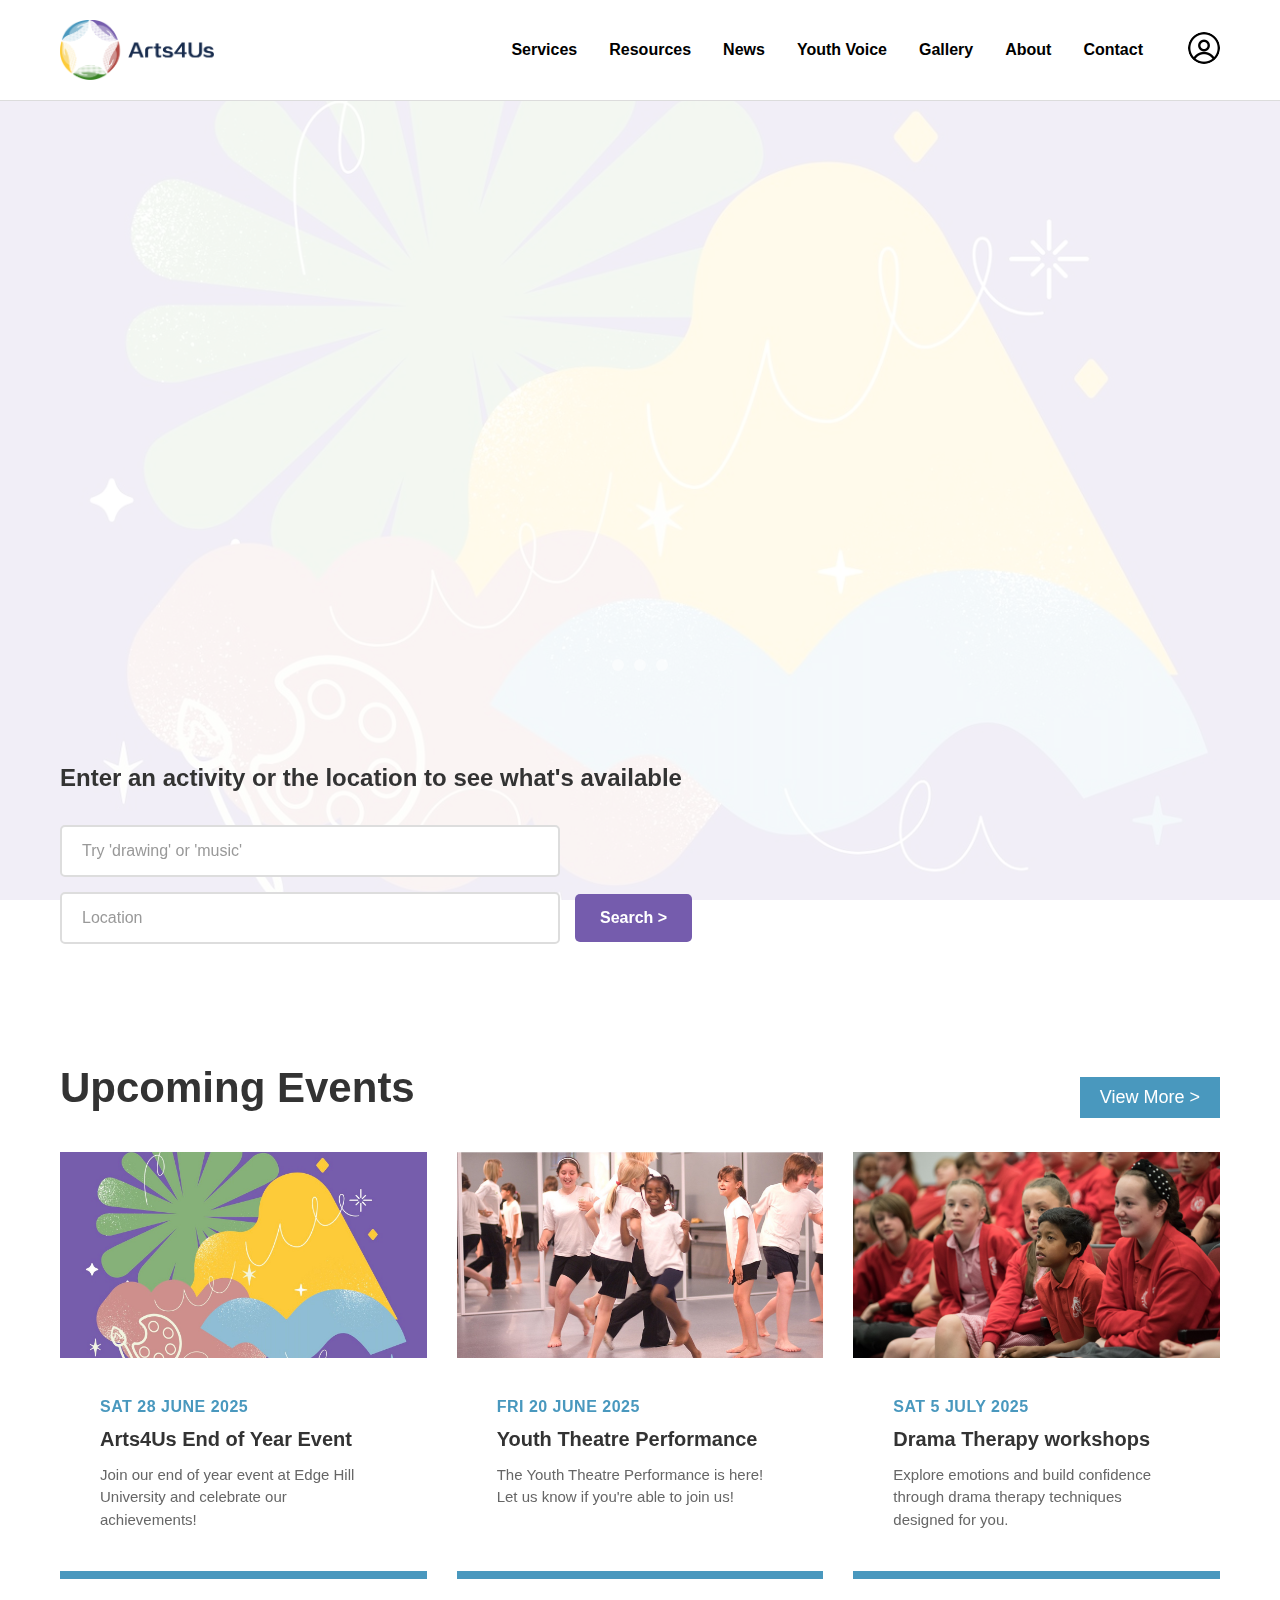
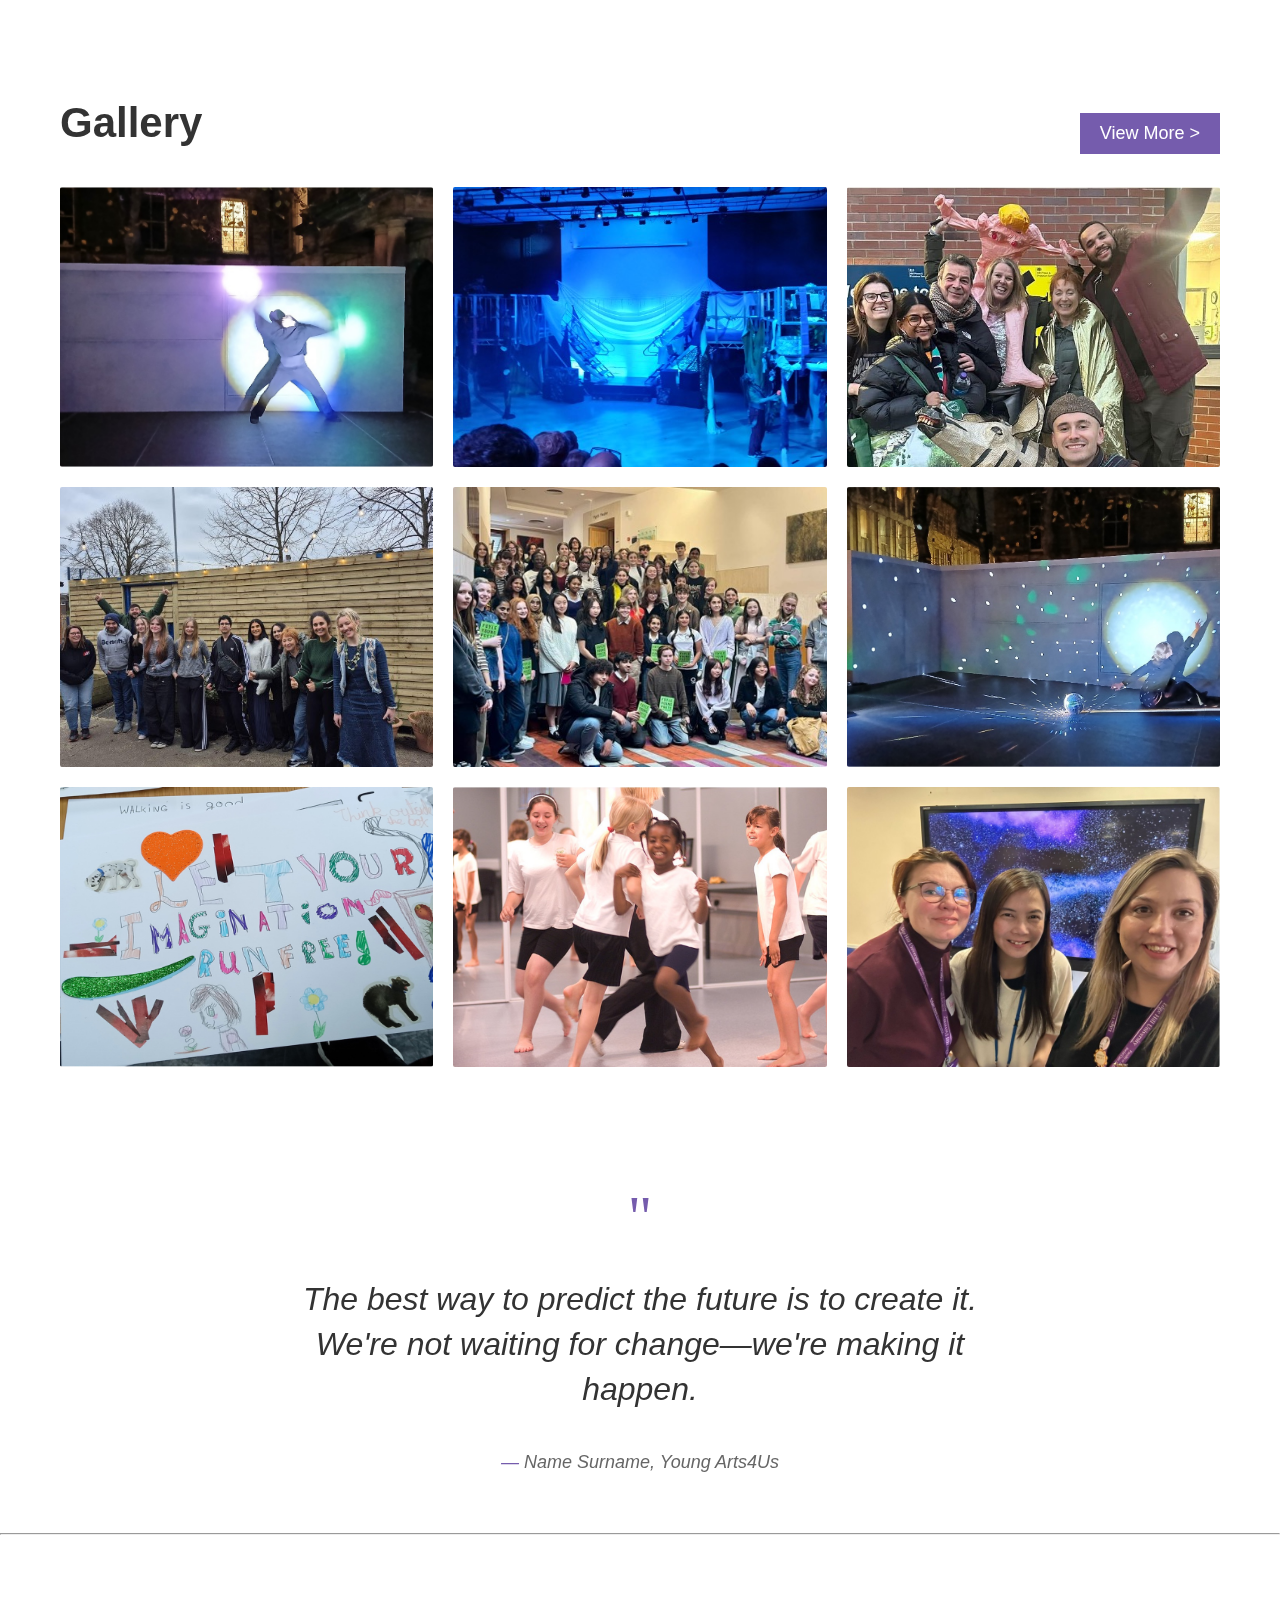
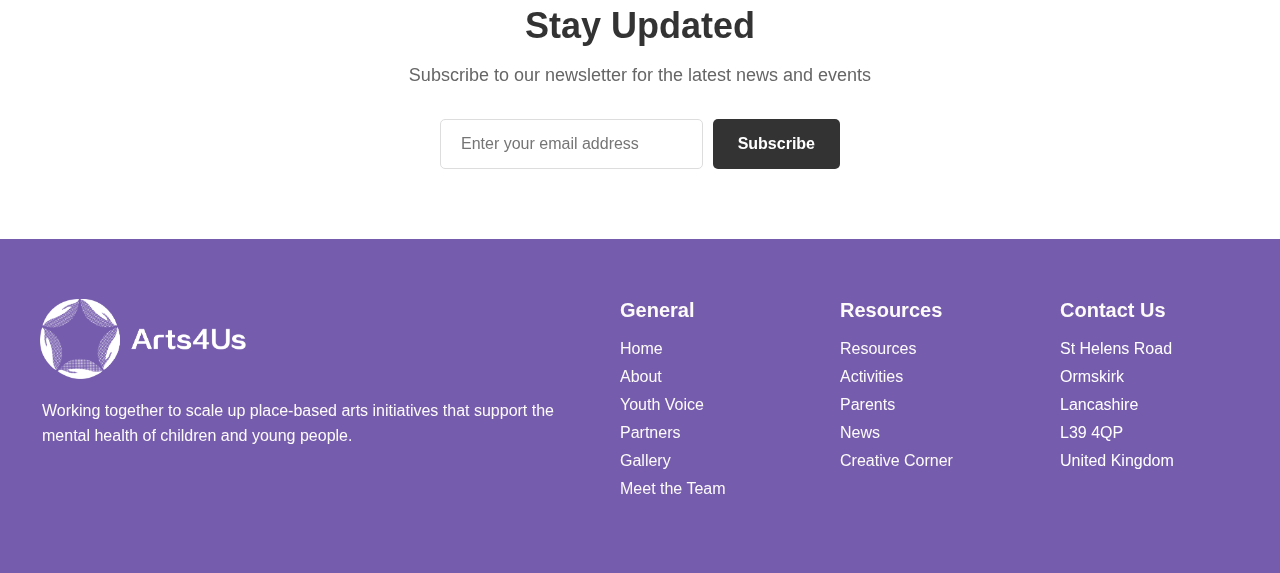
<file: index.html>
<!DOCTYPE html>
<html>
  <head>
    <title>Arts4Us</title>
    <link rel="stylesheet" href="styles/general.css">
    <link rel="stylesheet" href="styles/header.css">
    <link rel="stylesheet" href="styles/footer.css">
    <link rel="stylesheet" href="styles/quote.css">
    <link rel="stylesheet" href="styles/gallery.css">
    <link rel="stylesheet" href="styles/carousel.css">
  </head>
  <body>
    <header class="header">
      <nav class="nav-wrapper">
        <a href="index.html" class="logo">
          <img class="logo-img" src="images/logo-colour.png" alt="Arts4us Logo">
        </a>
        <div class="nav-right">
          <div class="nav-links">
            <a href="whats-on.html">Services</a>
            <a href="resources.html">Resources</a>
            <a href="blog.html">News</a>
            <a href="youthvoice.html">Youth Voice</a>
            <a href="gallery.html">Gallery</a>
            <a href="about.html">About</a>
            <a href="contact.html">Contact</a>
            <a href="portal.html" id="nav-portal" style="display: none;">My Portal</a>
            <a href="#" id="nav-logout" style="display: none;" onclick="logoutUser(event)">Log Out</a>
          </div>
          <div class="nav-icons" id="nav-login-icon">
            <a href="login.html" title="Log In">
              <img class="user-icon" src="icons/user-icon.png">
            </a>
           </div>
        </div>
      </nav>
    </header>

     <!-- All the content goes here -->
    <main>
      <div style="position: fixed; top: 0; left: 0; width: 100%; height: 100%; opacity: 0.1; z-index: -1;">
        <img src="events/event-20.jpg" style="width: 100%; height: 100%; object-fit: cover;" alt="">
      </div>

      <section class="carousel-section">
        <div class="carousel-container">
          <!-- Slide 1 -->
          <div class="carousel-slide active">
            <img src="events/event-20.jpg" alt="Event 1">
            <div class="carousel-overlay">
              <div class="carousel-content">
                <h2 class="carousel-title">Arts4Us End of Year Event</h2>
                <p class="carousel-description">Join us for an inspiring day of ideas, creativity, and collaboration as we share key findings and reflections from the first year of our research into a new digital platform supporting children's mental health through the arts.</p>
              </div>
            </div>
          </div>
      
          <!-- Slide 2 -->
          <div class="carousel-slide">
            <img src="images/hero-5.jpg" alt="Event 2">
            <div class="carousel-overlay">
              <div class="carousel-content">
                <h2 class="carousel-title">Youth Theatre Performance</h2>
                <p class="carousel-description">The Youth Theatre Performance is here! Let us know if you're able to join us!</p>
              </div>
            </div>
          </div>
      
          <!-- Slide 3 -->
          <div class="carousel-slide">
            <img src="events/event-2.jpg" alt="Event 3">
            <div class="carousel-overlay">
              <div class="carousel-content">
                <h2 class="carousel-title">Drama Therapy workshops</h2>
                <p class="carousel-description">Explore emotions and build confidence through drama therapy techniques designed for you.</p>
              </div>
            </div>
          </div>
        </div>
      
        <!-- Dots Indicator -->
        <div class="carousel-dots">
          <button class="carousel-dot active" onclick="currentSlide(1)"></button>
          <button class="carousel-dot" onclick="currentSlide(2)"></button>
          <button class="carousel-dot" onclick="currentSlide(3)"></button>
        </div>
      </section>
      
      <section class="search-section">
        <div class="search-container">
          <p class="search-title">Enter an activity or the location to see what's available</p>
          
          <form class="search-form">
            <input 
              type="text" 
              class="search-input" 
              placeholder="Try 'drawing' or 'music'"
              name="activity"
            >
              
            <div class="search-location-group">
              <input 
                type="text" 
                class="location-input" 
                placeholder="Location"
                name="location"
              >
              <button type="submit" class="search-button">Search ></button>
            </div>
          </form>
        </div>
      </section>

      <section class="events-section">
        <div class="section-title">
          <h1 class="title">Upcoming Events</h1>
          <a href="whats-on.html">
            <button class="events-more">View More ></button>
          </a>
        </div>

        <div class="events-grid">
          <div class="event-card">
            <div class="event-img">
              <a href="https://www.edgehill.ac.uk/event/arts4us-event/" target="_blank">
                <img src="events/event-20.jpg" alt="Community Workshop">
              </a>
            </div>
            <div class="event-content">
              <div class="event-date">Sat 28 June 2025</div>
              <h3 class="event-title">Arts4Us End of Year Event</h3>
              <p class="event-description">Join our end of year event at Edge Hill University and celebrate our achievements!
              </p>
            </div>
          </div>

          <div class="event-card">
            <div class="event-img">
              <img src="images/gallery-3.jpg" alt="dance">
            </div>
            <div class="event-content">
              <div class="event-date">Fri 20 June 2025</div>
              <h3 class="event-title">Youth Theatre Performance</h3>
              <p class="event-description">The Youth Theatre Performance is here! Let us know if you're able to join us!
              </p>
            </div>
          </div>

          <div class="event-card">
            <div class="event-img">
              <img src="events/event-2.jpg" alt="Kart-and-Cruise">
            </div>
            <div class="event-content">
              <div class="event-date">Sat 5 July 2025</div>
              <h3 class="event-title">Drama Therapy workshops</h3>
              <p class="event-description">Explore emotions and build confidence through drama therapy techniques designed for you.
              </p>
            </div>
          </div>
          
        </div>
      </section>
      
      <!-- GALLERY SECTION -->
      <section class="gallery-section">
        <div class="section-title">
          <h1 class="title">Gallery</h1>
          <a href="gallery.html">
            <button class="gallery-more">View More ></button>
          </a>
        </div>

        <!-- Gallery Grid -->
        <div class="gallery-grid">
          <div class="gallery-item">
            <img src="images/gallery-13.jpg" alt="Gallery Image 1">
          </div>
          <div class="gallery-item">
            <img src="images/gallery-9.jpg" alt="Gallery Image 2">
          </div>
          <div class="gallery-item">
            <img src="images/gallery-8.jpg" alt="Gallery Image 3">
          </div>
          <div class="gallery-item">
            <img src="images/gallery-7.jpg" alt="Gallery Image 4">
          </div>
          <div class="gallery-item">
            <img src="images/gallery-6.jpg" alt="Gallery Image 5">
          </div>
          <div class="gallery-item">
            <img src="images/gallery-5.jpg" alt="Gallery Image 6">
          </div>
          <div class="gallery-item">
            <img src="images/gallery-4.png" alt="Gallery Image 7">
          </div>
          <div class="gallery-item">
            <img src="images/gallery-3.jpg" alt="Gallery Image 8">
          </div>
          <div class="gallery-item">
            <img src="images/gallery-11.jpg" alt="Gallery Image 9">
          </div>
        </div>
      </section>

      <section class="simple-quote-section">
        <div class="simple-quote-container">
          <div class="quote-mark">"</div>
          
          <blockquote class="quote-text">
            The best way to predict the future is to create it. We're not waiting for change—we're making it happen.
          </blockquote>
          
          <cite class="quote-author">Name Surname, Young Arts4Us</cite>
        </div>
      </section>

      <hr>
      <section class="newsletter-section">
        <div class="newsletter-container">
            <h2>Stay Updated</h2>
            <p>Subscribe to our newsletter for the latest news and events</p>
            <form class="newsletter-form">
                <input type="email" placeholder="Enter your email address" required>
                <button type="submit">Subscribe</button>
            </form>
        </div>
      </section>
    </main>


    <!-- Footer section -->    
    <footer class="footer">
      <div class="footer-wrapper">
        <div class="footer-content">
          <!-- Logo section -->
          <div class="footer-section">
            <img class="footer-logo" src="images/logo-white.png">
            <p>Working together to scale up place-based arts initiatives that support the mental health of children and young people.</p>
          </div>

          <!-- General section -->
          <div class="footer-section">
            <h3>General</h3>
            <ul>
              <li><a href="#">Home</a></li>
              <li><a href="#">About</a></li>
              <li><a href="#">Youth Voice</a></li>              
              <li><a href="#">Partners</a></li>
              <li><a href="#">Gallery</a></li>
              <li><a href="#">Meet the Team</a></li>
            </ul>
          </div>

          <!-- Resources section -->
          <div class="footer-section">
            <h3>Resources</h3>
            <ul>
              <li><a href="#">Resources</a></li>
              <li><a href="#">Activities</a></li>
              <li><a href="#">Parents</a></li>
              <li><a href="#">News</a></li>
              <li><a href="#">Creative Corner</a></li>
            </ul>
          </div>

          <!-- Contact section -->
          <div class="footer-section">
            <h3>Contact Us</h3>
            <ul>
              <li>St Helens Road</li>
              <li>Ormskirk</li>
              <li>Lancashire</li>
              <li>L39 4QP</li>
              <li>United Kingdom</li>
            </ul>
          </div>
        </div>
      </div>
    </footer>
    <script>
      // Navigation Display Logic
      document.addEventListener('DOMContentLoaded', function() {
        const isLoggedIn = localStorage.getItem('arts4us_logged_in') === 'true';
        const navPortal = document.getElementById('nav-portal');
        const navLogout = document.getElementById('nav-logout');
        const navLoginIcon = document.getElementById('nav-login-icon');

        if (isLoggedIn) {
          if(navPortal) navPortal.style.display = 'inline-block';
          if(navLogout) navLogout.style.display = 'inline-block';
          if(navLoginIcon) navLoginIcon.style.display = 'none'; // Hide the person icon
        } else {
          if(navPortal) navPortal.style.display = 'none';
          if(navLogout) navLogout.style.display = 'none';
          if(navLoginIcon) navLoginIcon.style.display = 'flex'; // Show the person icon
        }
      });

      // Handle Log Out from top nav
      function logoutUser(event) {
        if(event) event.preventDefault();
        localStorage.removeItem('arts4us_logged_in');
        window.location.href = 'login.html'; // Redirect to login page
      }
    </script>
  </body>
</html>
</file>
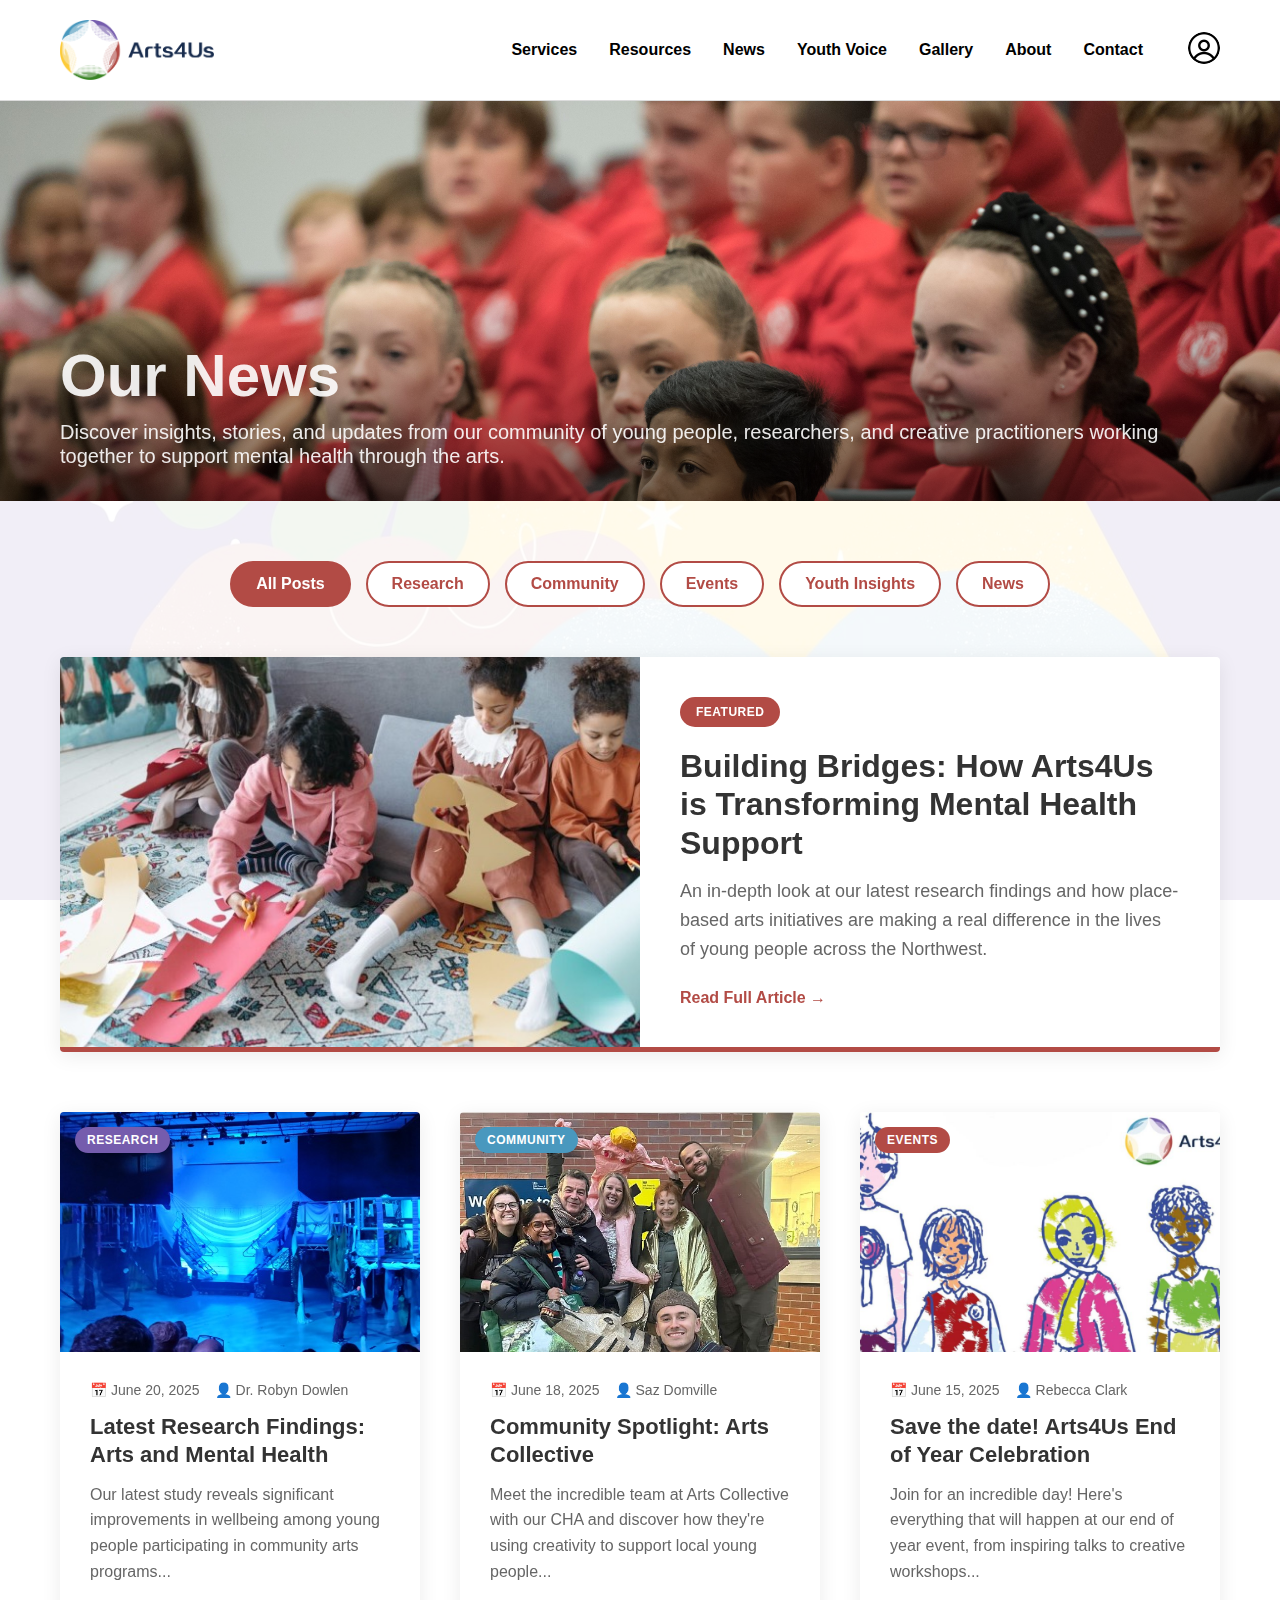
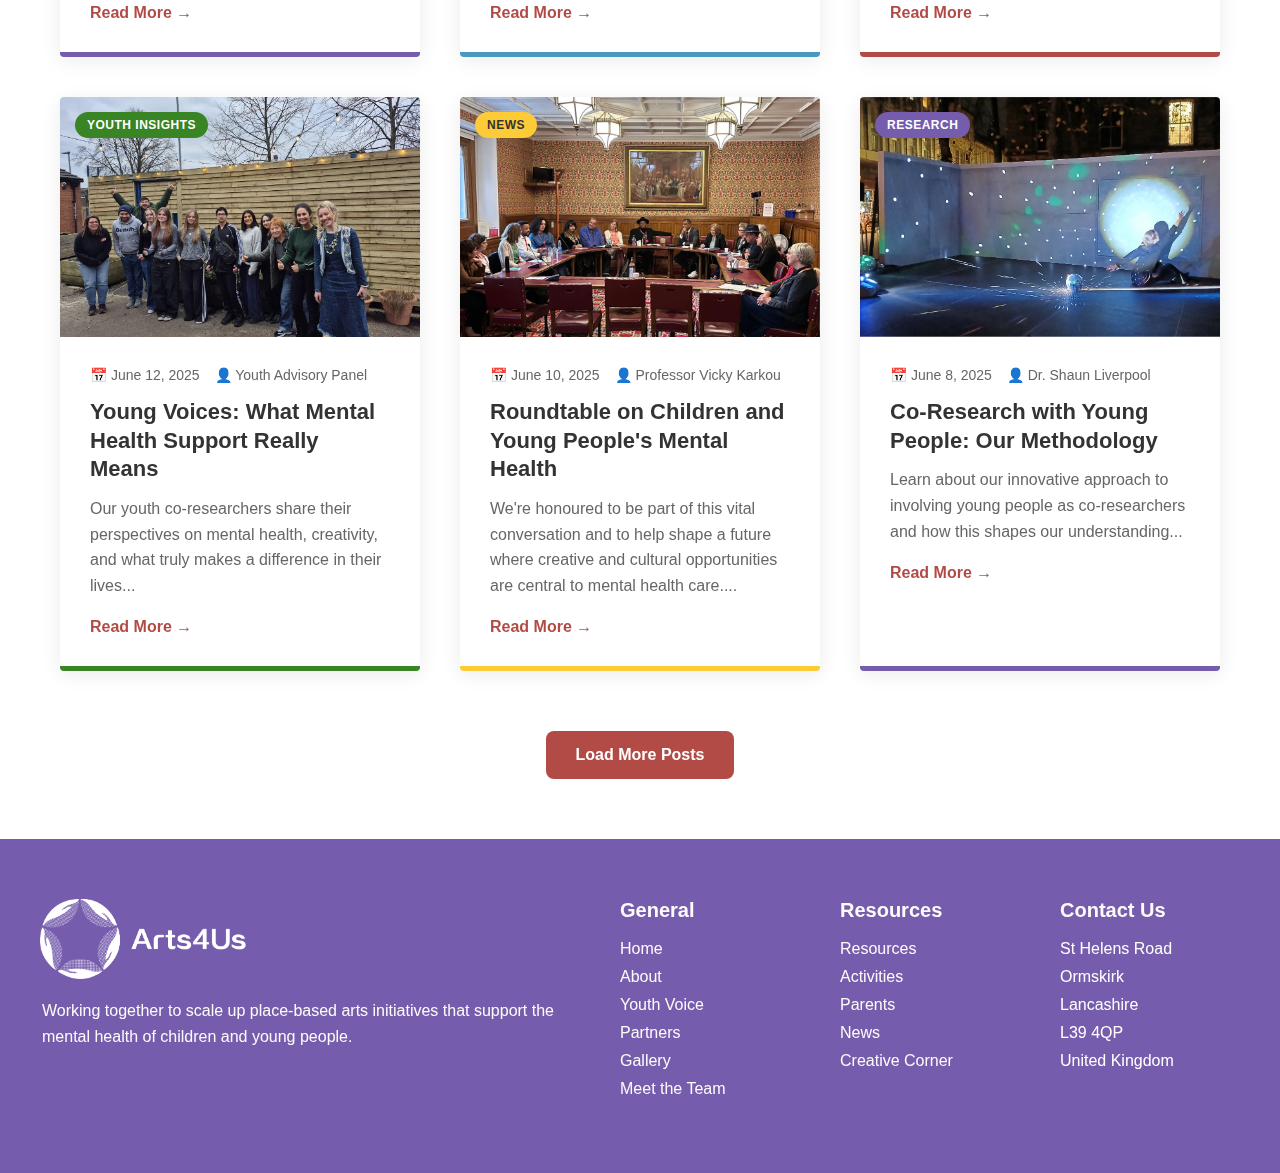
<file: blog.html>
<!DOCTYPE html>
<html>
  <head>
    <title>Arts4Us</title>
    <link rel="stylesheet" href="styles/general.css">
    <link rel="stylesheet" href="styles/header.css">
    <link rel="stylesheet" href="styles/footer.css">
    <link rel="stylesheet" href="styles/quote.css">
    <link rel="stylesheet" href="styles/gallery.css">
    <link rel="stylesheet" href="styles/carousel.css">
    <link rel="stylesheet" href="styles/blog.css">
  </head>
  <body>
    <header class="header">
      <nav class="nav-wrapper">
        <a href="index.html" class="logo">
          <img class="logo-img" src="images/logo-colour.png" alt="Arts4us Logo">
        </a>
        <div class="nav-right">
          <div class="nav-links">
            <a href="whats-on.html">Services</a>
            <a href="resources.html">Resources</a>
            <a href="blog.html">News</a>
            <a href="youthvoice.html">Youth Voice</a>
            <a href="gallery.html">Gallery</a>
            <a href="about.html">About</a>
            <a href="contact.html">Contact</a>
            <a href="portal.html" id="nav-portal" style="display: none;">My Portal</a>
            <a href="#" id="nav-logout" style="display: none;" onclick="logoutUser(event)">Log Out</a>
          </div>
          <div class="nav-icons" id="nav-login-icon">
            <a href="login.html" title="Log In">
              <img class="user-icon" src="icons/user-icon.png">
            </a>
           </div>
        </div>
      </nav>
    </header>

    <section class="hero-section">
      <div class="hero-image">
        <img src="events/event-2.jpg" alt="Arts4Us Hero Image">
      </div>
      <div class="hero-overlay">
        <div class="hero-overlay-content">
          <h1>Our News</h1>
          <p>Discover insights, stories, and updates from our community of young people, researchers, and creative practitioners working together to support mental health through the arts.</p>
        </div>
      </div>
    </section>

    <div style="position: fixed; top: 0; left: 0; width: 100%; height: 100%; opacity: 0.1; z-index: -1;">
      <img src="events/event-20.jpg" style="width: 100%; height: 100%; object-fit: cover;" alt="">
    </div>

    <div class="blog-section">
      <!-- Blog Filters -->
      <div class="blog-filters">
        <button class="filter-btn active" data-filter="all">All Posts</button>
        <button class="filter-btn" data-filter="research">Research</button>
        <button class="filter-btn" data-filter="community">Community</button>
        <button class="filter-btn" data-filter="events">Events</button>
        <button class="filter-btn" data-filter="insights">Youth Insights</button>
        <button class="filter-btn" data-filter="news">News</button>
      </div>

      <!-- Blog Grid -->
      <div class="blog-grid">
        <!-- Featured Post -->
        <article class="blog-card featured-post">
          <div class="featured-image">
            <img src="images/gallery-1.jpg" alt="Featured post">
          </div>
          <div class="featured-content">
            <span class="featured-tag">Featured</span>
            <h2 class="featured-title">Building Bridges: How Arts4Us is Transforming Mental Health Support</h2>
            <p class="featured-excerpt">An in-depth look at our latest research findings and how place-based arts initiatives are making a real difference in the lives of young people across the Northwest.</p>
            <a href="#" class="read-more">Read Full Article →</a>
          </div>
        </article>

        <!-- Regular Blog Posts -->
        <article class="blog-card research">
          <div class="blog-image">
            <img src="images/gallery-9.jpg" alt="Research update">
            <span class="blog-category research">Research</span>
          </div>
          <div class="blog-content">
            <div class="blog-meta">
              <span class="blog-date">📅 June 20, 2025</span>
              <span class="blog-author">👤 Dr. Robyn Dowlen</span>
            </div>
            <h3 class="blog-card-title">Latest Research Findings: Arts and Mental Health</h3>
            <p class="blog-excerpt">Our latest study reveals significant improvements in wellbeing among young people participating in community arts programs...</p>
            <a href="#" class="read-more">Read More →</a>
          </div>
        </article>

        <article class="blog-card community">
          <div class="blog-image">
            <img src="images/gallery-8.jpg" alt="Community story">
            <span class="blog-category community">Community</span>
          </div>
          <div class="blog-content">
            <div class="blog-meta">
              <span class="blog-date">📅 June 18, 2025</span>
              <span class="blog-author">👤 Saz Domville</span>
            </div>
            <h3 class="blog-card-title">Community Spotlight: Arts Collective</h3>
            <p class="blog-excerpt">Meet the incredible team at Arts Collective with our CHA and discover how they're using creativity to support local young people...</p>
            <a href="#" class="read-more">Read More →</a>
          </div>
        </article>

        <article class="blog-card events">
          <div class="blog-image">
            <img src="images/event-1.jpg" alt="Event recap">
            <span class="blog-category events">Events</span>
          </div>
          <div class="blog-content">
            <div class="blog-meta">
              <span class="blog-date">📅 June 15, 2025</span>
              <span class="blog-author">👤 Rebecca Clark</span>
            </div>
            <h3 class="blog-card-title">Save the date! Arts4Us End of Year Celebration</h3>
            <p class="blog-excerpt">Join for an incredible day! Here's everything that will happen at our end of year event, from inspiring talks to creative workshops...</p>
            <a href="#" class="read-more">Read More →</a>
          </div>
        </article>

        <article class="blog-card insights">
          <div class="blog-image">
            <img src="images/gallery-7.jpg" alt="Youth insights">
            <span class="blog-category insights">Youth Insights</span>
          </div>
          <div class="blog-content">
            <div class="blog-meta">
              <span class="blog-date">📅 June 12, 2025</span>
              <span class="blog-author">👤 Youth Advisory Panel</span>
            </div>
            <h3 class="blog-card-title">Young Voices: What Mental Health Support Really Means</h3>
            <p class="blog-excerpt">Our youth co-researchers share their perspectives on mental health, creativity, and what truly makes a difference in their lives...</p>
            <a href="#" class="read-more">Read More →</a>
          </div>
        </article>

        <article class="blog-card news">
          <div class="blog-image">
            <img src="images/vicky-1.jpeg" alt="News update">
            <span class="blog-category news">News</span>
          </div>
          <div class="blog-content">
            <div class="blog-meta">
              <span class="blog-date">📅 June 10, 2025</span>
              <span class="blog-author">👤 Professor Vicky Karkou</span>
            </div>
            <h3 class="blog-card-title">Roundtable on Children and Young People's Mental Health</h3>
            <p class="blog-excerpt">We're honoured to be part of this vital conversation and to help shape a future where creative and cultural opportunities are central to mental health care....</p>
            <a href="#" class="read-more">Read More →</a>
          </div>
        </article>

        <article class="blog-card research">
          <div class="blog-image">
            <img src="images/gallery-5.jpg" alt="Research methodology">
            <span class="blog-category research">Research</span>
          </div>
          <div class="blog-content">
            <div class="blog-meta">
              <span class="blog-date">📅 June 8, 2025</span>
              <span class="blog-author">👤 Dr. Shaun Liverpool</span>
            </div>
            <h3 class="blog-card-title">Co-Research with Young People: Our Methodology</h3>
            <p class="blog-excerpt">Learn about our innovative approach to involving young people as co-researchers and how this shapes our understanding...</p>
            <a href="#" class="read-more">Read More →</a>
          </div>
        </article>
      </div>

      <!-- Load More Button -->
      <div class="load-more">
        <button class="load-more-btn">Load More Posts</button>
      </div>
    </div>


    <!-- Footer section -->    
    <footer class="footer">
      <div class="footer-wrapper">
        <div class="footer-content">
          <!-- Logo section -->
          <div class="footer-section">
            <img class="footer-logo" src="images/logo-white.png">
            <p>Working together to scale up place-based arts initiatives that support the mental health of children and young people.</p>
          </div>

          <!-- General section -->
          <div class="footer-section">
            <h3>General</h3>
            <ul>
              <li><a href="index.html">Home</a></li>
              <li><a href="about.html">About</a></li>
              <li><a href="#">Youth Voice</a></li>              
              <li><a href="#">Partners</a></li>
              <li><a href="#">Gallery</a></li>
              <li><a href="#">Meet the Team</a></li>
            </ul>
          </div>

          <!-- Resources section -->
          <div class="footer-section">
            <h3>Resources</h3>
            <ul>
              <li><a href="#">Resources</a></li>
              <li><a href="#">Activities</a></li>
              <li><a href="#">Parents</a></li>
              <li><a href="blog.html">News</a></li>
              <li><a href="#">Creative Corner</a></li>
            </ul>
          </div>

          <!-- Contact section -->
          <div class="footer-section">
            <h3>Contact Us</h3>
            <ul>
              <li>St Helens Road</li>
              <li>Ormskirk</li>
              <li>Lancashire</li>
              <li>L39 4QP</li>
              <li>United Kingdom</li>
            </ul>
          </div>
        </div>
      </div>
    </footer>
    <script>
      // Navigation Display Logic
      document.addEventListener('DOMContentLoaded', function() {
        const isLoggedIn = localStorage.getItem('arts4us_logged_in') === 'true';
        const navPortal = document.getElementById('nav-portal');
        const navLogout = document.getElementById('nav-logout');
        const navLoginIcon = document.getElementById('nav-login-icon');

        if (isLoggedIn) {
          if(navPortal) navPortal.style.display = 'inline-block';
          if(navLogout) navLogout.style.display = 'inline-block';
          if(navLoginIcon) navLoginIcon.style.display = 'none'; // Hide the person icon
        } else {
          if(navPortal) navPortal.style.display = 'none';
          if(navLogout) navLogout.style.display = 'none';
          if(navLoginIcon) navLoginIcon.style.display = 'flex'; // Show the person icon
        }
      });

      // Handle Log Out from top nav
      function logoutUser(event) {
        if(event) event.preventDefault();
        localStorage.removeItem('arts4us_logged_in');
        window.location.href = 'login.html'; // Redirect to login page
      }
    </script>
  </body>
</html>
</file>
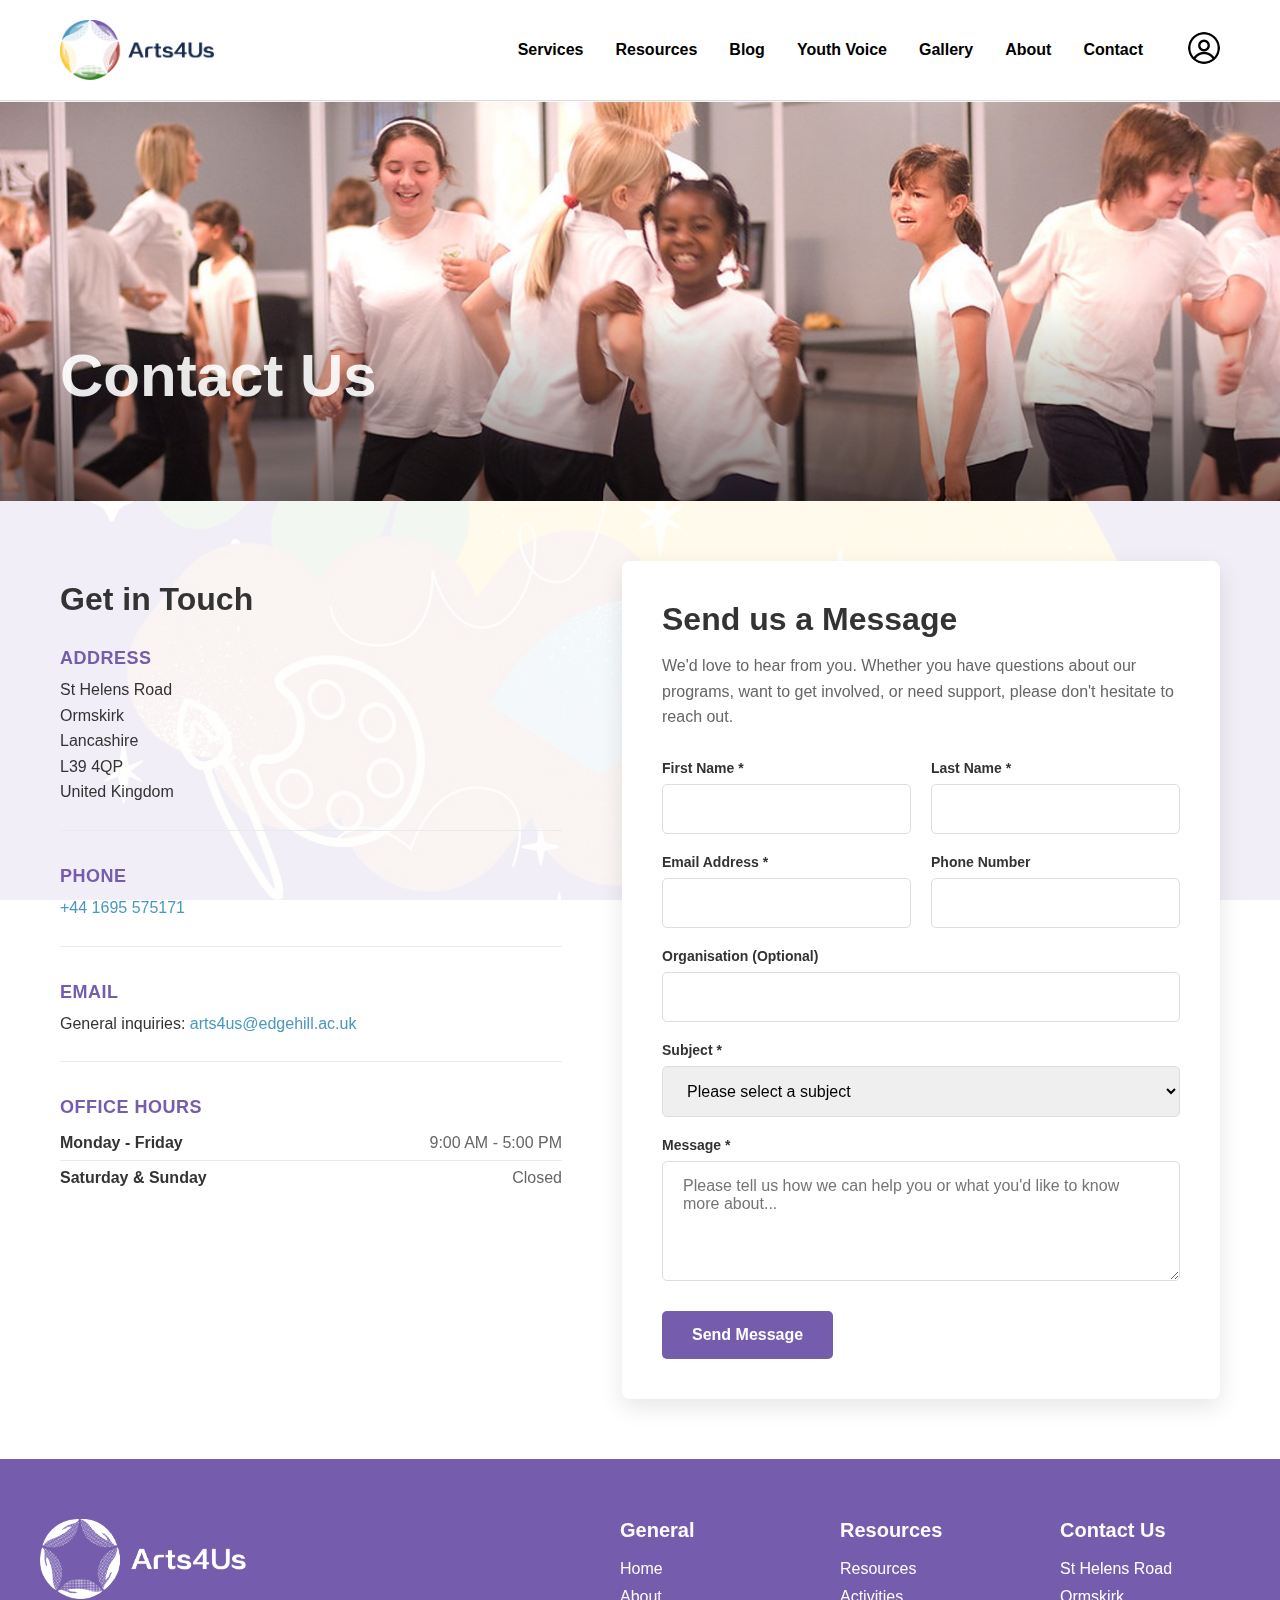
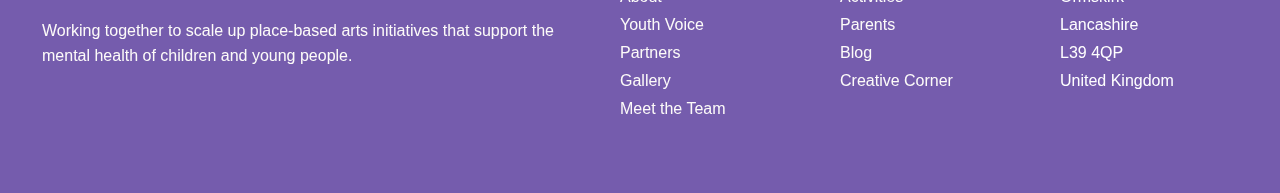
<file: contact.html>
<!DOCTYPE html>
<html>
  <head>
    <title>Arts4Us</title>
    <link rel="stylesheet" href="styles/general.css">
    <link rel="stylesheet" href="styles/header.css">
    <link rel="stylesheet" href="styles/footer.css">
    <link rel="stylesheet" href="styles/quote.css">
    <link rel="stylesheet" href="styles/gallery.css">
    <link rel="stylesheet" href="styles/carousel.css">
  </head>
  <body>
    <header class="header">
      <nav class="nav-wrapper">
        <a href="index.html" class="logo">
          <img class="logo-img" src="images/logo-colour.png" alt="Arts4us Logo">
        </a>
        <div class="nav-right">
          <div class="nav-links">
            <a href="whats-on.html">Services</a>
            <a href="resources.html">Resources</a>
            <a href="blog.html">Blog</a>
            <a href="youthvoice.html">Youth Voice</a>
            <a href="gallery.html">Gallery</a>
            <a href="about.html">About</a>
            <a href="contact.html">Contact</a>
            <a href="portal.html" id="nav-portal" style="display: none;">My Portal</a>
            <a href="#" id="nav-logout" style="display: none;" onclick="logoutUser(event)">Log Out</a>
          </div>
          <div class="nav-icons" id="nav-login-icon">
            <a href="login.html" title="Log In">
              <img class="user-icon" src="icons/user-icon.png">
            </a>
           </div>
        </div>
      </nav>
    </header>

    <section class="hero-section">
      <div class="hero-image">
        <img src="images/gallery-3.jpg" alt="Contact Arts4Us">
      </div>
      <div class="hero-overlay">
        <div class="hero-overlay-content">
          <h1>Contact Us</h1>
        </div>
      </div>
    </section>

    <div style="position: fixed; top: 0; left: 0; width: 100%; height: 100%; opacity: 0.1; z-index: -1;">
      <img src="events/event-20.jpg" style="width: 100%; height: 100%; object-fit: cover;" alt="">
    </div>
    
    <section class="contact-content-section">
      <!-- Contact Information -->
      <div class="contact-info">
        <h2>Get in Touch</h2>
        
        <div class="contact-item">
          <h3>Address</h3>
          <p>St Helens Road<br>
          Ormskirk<br>
          Lancashire<br>
          L39 4QP<br>
          United Kingdom</p>
        </div>

        <div class="contact-item">
          <h3>Phone</h3>
          <p><a href="tel:+441695575171">+44 1695 575171</a></p>
        </div>

        <div class="contact-item">
          <h3>Email</h3>
          <p>General inquiries: <a href="mailto:info@arts4us.org">arts4us@edgehill.ac.uk</a></p>
        </div>

        <div class="contact-item">
          <h3>Office Hours</h3>
          <ul class="office-hours-list">
            <li>
              <span class="day">Monday - Friday</span>
              <span class="hours">9:00 AM - 5:00 PM</span>
            </li>
            <li>
              <span class="day">Saturday & Sunday</span>
              <span class="hours">Closed</span>
            </li>
          </ul>
        </div>
      </div>

      <div class="contact-form-container">
        <h2>Send us a Message</h2>
        <p class="form-description">We'd love to hear from you. Whether you have questions about our programs, want to get involved, or need support, please don't hesitate to reach out.</p>
        
        <form class="contact-form" action="#" method="POST">
          <div class="form-row">
            <div class="form-group">
              <label for="firstName">First Name *</label>
              <input type="text" id="firstName" name="firstName" required>
            </div>
            <div class="form-group">
              <label for="lastName">Last Name *</label>
              <input type="text" id="lastName" name="lastName" required>
            </div>
          </div>

          <div class="form-row">
            <div class="form-group">
              <label for="email">Email Address *</label>
              <input type="email" id="email" name="email" required>
            </div>
            <div class="form-group">
              <label for="phone">Phone Number</label>
              <input type="tel" id="phone" name="phone">
            </div>
          </div>

          <div class="form-group">
            <label for="organisation">Organisation (Optional)</label>
            <input type="text" id="organisation" name="organisation">
          </div>

          <div class="form-group">
            <label for="subject">Subject *</label>
            <select id="subject" name="subject" required>
              <option value="">Please select a subject</option>
              <option value="general">General Inquiry</option>
              <option value="research">Research & Collaboration</option>
              <option value="programs">Programs & Activities</option>
              <option value="events">Events & Workshops</option>
              <option value="partnership">Partnership Opportunities</option>
              <option value="volunteer">Volunteer with Us</option>
              <option value="media">Media & Press</option>
              <option value="technical">Technical Support</option>
              <option value="feedback">Feedback & Suggestions</option>
              <option value="other">Other</option>
            </select>
          </div>

          <div class="form-group">
            <label for="message">Message *</label>
            <textarea id="message" name="message" placeholder="Please tell us how we can help you or what you'd like to know more about..." required></textarea>
          </div>

          <button type="submit" class="submit-btn">Send Message</button>
        </form>
      </div>
    </section>



    <!-- Footer section -->    
    <footer class="footer">
      <div class="footer-wrapper">
        <div class="footer-content">
          <!-- Logo section -->
          <div class="footer-section">
            <img class="footer-logo" src="images/logo-white.png">
            <p>Working together to scale up place-based arts initiatives that support the mental health of children and young people.</p>
          </div>

          <!-- General section -->
          <div class="footer-section">
            <h3>General</h3>
            <ul>
              <li><a href="index.html">Home</a></li>
              <li><a href="about.html">About</a></li>
              <li><a href="youthvoice.html">Youth Voice</a></li>              
              <li><a href="#">Partners</a></li>
              <li><a href="gallery.html">Gallery</a></li>
              <li><a href="#">Meet the Team</a></li>
            </ul>
          </div>

          <!-- Resources section -->
          <div class="footer-section">
            <h3>Resources</h3>
            <ul>
              <li><a href="resources.html">Resources</a></li>
              <li><a href="whats-on.html">Activities</a></li>
              <li><a href="#">Parents</a></li>
              <li><a href="blog.html">Blog</a></li>
              <li><a href="#">Creative Corner</a></li>
            </ul>
          </div>

          <!-- Contact section -->
          <div class="footer-section">
            <h3>Contact Us</h3>
            <ul>
              <li>St Helens Road</li>
              <li>Ormskirk</li>
              <li>Lancashire</li>
              <li>L39 4QP</li>
              <li>United Kingdom</li>
            </ul>
          </div>
        </div>
      </div>
    </footer>
    <script>
      // Navigation Display Logic
      document.addEventListener('DOMContentLoaded', function() {
        const isLoggedIn = localStorage.getItem('arts4us_logged_in') === 'true';
        const navPortal = document.getElementById('nav-portal');
        const navLogout = document.getElementById('nav-logout');
        const navLoginIcon = document.getElementById('nav-login-icon');

        if (isLoggedIn) {
          if(navPortal) navPortal.style.display = 'inline-block';
          if(navLogout) navLogout.style.display = 'inline-block';
          if(navLoginIcon) navLoginIcon.style.display = 'none'; // Hide the person icon
        } else {
          if(navPortal) navPortal.style.display = 'none';
          if(navLogout) navLogout.style.display = 'none';
          if(navLoginIcon) navLoginIcon.style.display = 'flex'; // Show the person icon
        }
      });

      // Handle Log Out from top nav
      function logoutUser(event) {
        if(event) event.preventDefault();
        localStorage.removeItem('arts4us_logged_in');
        window.location.href = 'login.html'; // Redirect to login page
      }
    </script>
  </body>
</html>
</file>
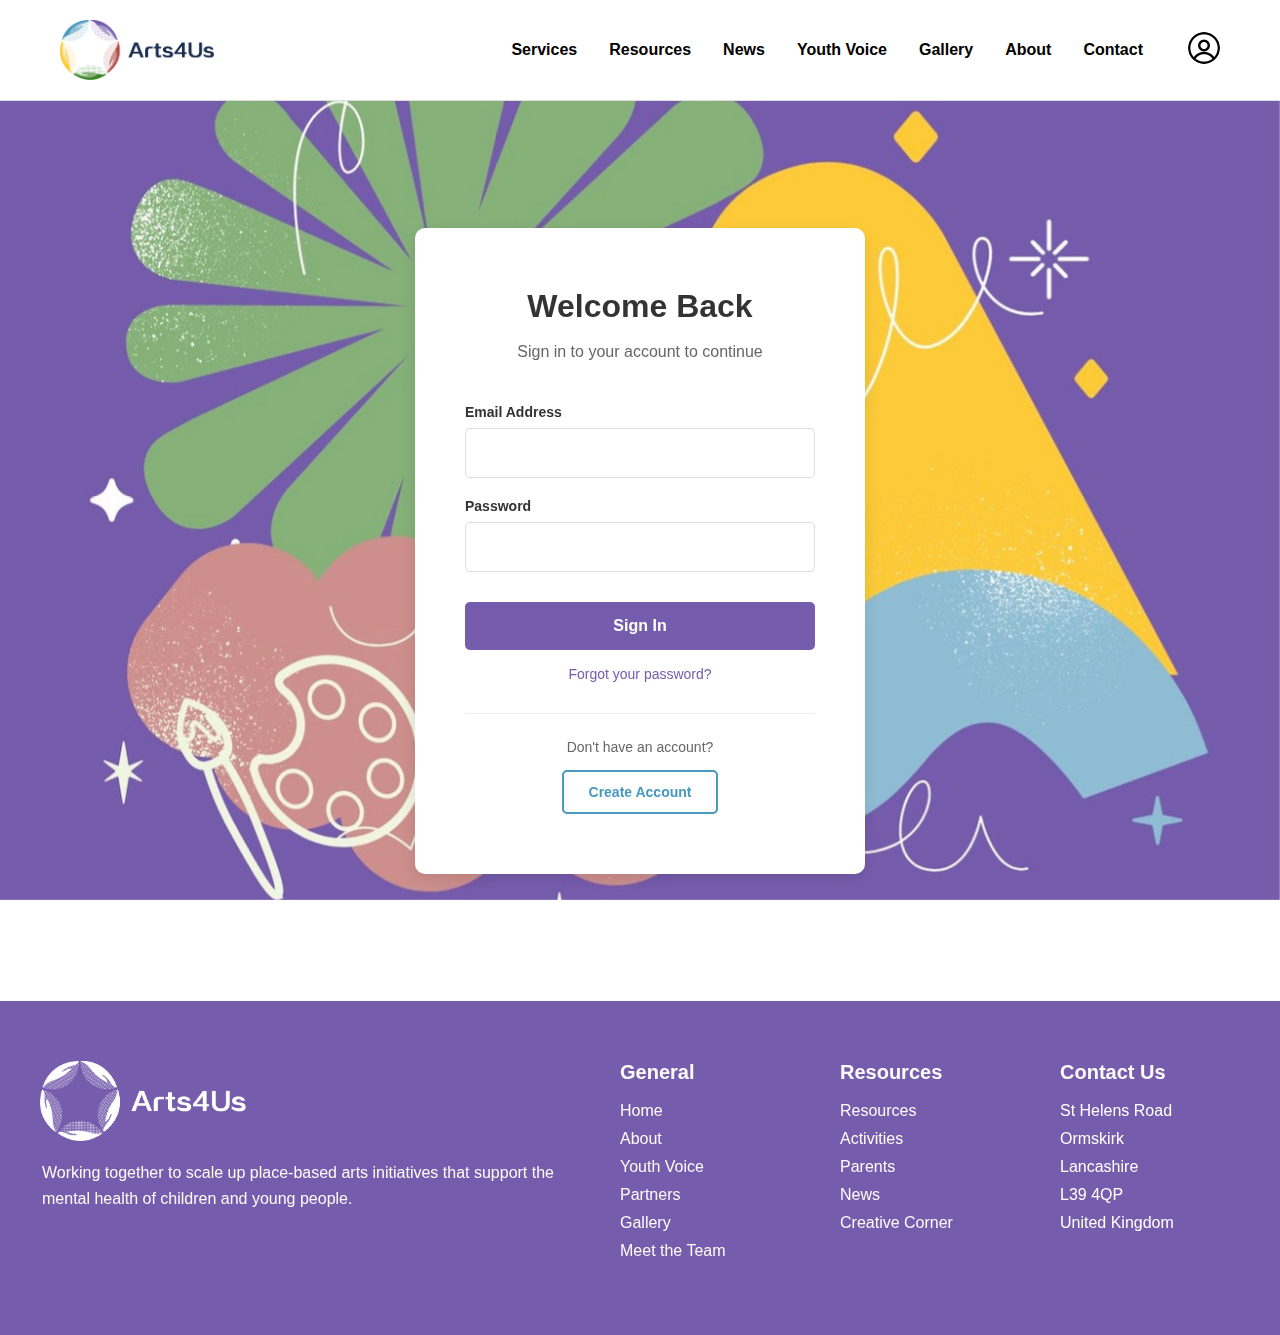
<file: login.html>
<!DOCTYPE html>
<html>
  <head>
    <title>Arts4Us Login & Sign Up</title>
    <link rel="stylesheet" href="styles/general.css">
    <link rel="stylesheet" href="styles/header.css">
    <link rel="stylesheet" href="styles/footer.css">
    <link rel="stylesheet" href="styles/quote.css">
    <link rel="stylesheet" href="styles/gallery.css">
    <link rel="stylesheet" href="styles/carousel.css">
    <link rel="stylesheet" href="styles/login.css">
    <style>
      /* Ensure the select dropdown perfectly matches the text inputs */
      .form-group select {
        padding: 15px 20px;
        border: 1px solid #ddd;
        border-radius: 5px;
        font-size: 16px;
        outline: none;
        transition: border-color 0.3s ease;
        background-color: white;
        font-family: Arial, sans-serif;
        box-sizing: border-box;
        height: 51px; /* Matches the typical height of the padded inputs */
      }
      .form-group select:focus {
        border-color: rgb(117, 92, 173);
      }
      
      /* Styling for the dynamic success/error messages */
      #authMessage {
        display: none;
        margin-bottom: 20px;
        padding: 10px;
        border-radius: 5px;
        font-weight: bold;
        font-size: 14px;
      }
    </style>
  </head>
  <body>

    <div style="position: fixed; top: 0; left: 0; width: 100%; height: 100%; z-index: -1;">
      <img src="events/event-20.jpg" style="width: 100%; height: 100%; object-fit: cover;" alt="">
    </div>

    <header class="header">
      <nav class="nav-wrapper">
        <a href="index.html" class="logo">
          <img class="logo-img" src="images/logo-colour.png" alt="Arts4us Logo">
        </a>
        <div class="nav-right">
          <div class="nav-links">
            <a href="whats-on.html">Services</a>
            <a href="resources.html">Resources</a>
            <a href="blog.html">News</a>
            <a href="youthvoice.html">Youth Voice</a>
            <a href="gallery.html">Gallery</a>
            <a href="about.html">About</a>
            <a href="contact.html">Contact</a>
            <a href="portal.html" id="nav-portal" style="display: none;">My Portal</a>
            <a href="#" id="nav-logout" style="display: none;" onclick="logoutUser(event)">Log Out</a>
          </div>
          <div class="nav-icons" id="nav-login-icon">
            <a href="login.html" title="Log In">
              <img class="user-icon" src="icons/user-icon.png">
            </a>
           </div>
        </div>
      </nav>
    </header>

    <div class="login-wrapper">
      <div class="auth-container" id="authContainer">
        <div class="auth-header">
          <h2 id="authTitle">Welcome Back</h2>
          <p id="authSubtitle">Sign in to your account to continue</p>
        </div>
        
        <div id="authMessage"></div>

        <form class="auth-form" id="authForm">
          <div class="form-group signup-only">
            <label for="name">Full Name</label>
            <input type="text" id="name" name="name">
          </div>
            
          <div class="form-group">
            <label for="email">Email Address</label>
            <input type="email" id="email" name="email" required>
          </div>
            
          <div class="form-group">
            <label for="password">Password</label>
            <input type="password" id="password" name="password" required>
          </div>

          <div class="form-group signup-only">
            <label for="accountType">Account Type</label>
            <select id="accountType" name="accountType">
              <option value="user">General User</option>
              <option value="provider">Service Provider</option>
            </select>
          </div>
            
          <button type="submit" class="auth-button" id="authSubmitBtn">Sign In</button>
        </form>
        
        <div class="forgot-link login-only">
            <a href="#">Forgot your password?</a>
        </div>
        
        <div class="terms-text signup-only">
          By signing up, you agree to our <a href="#">Terms of Service</a> and <a href="#">Privacy Policy</a>
      </div>
        
        <div class="toggle-section">
          <p class="toggle-text" id="toggleText">Don't have an account?</p>
          <button type="button" class="toggle-button" id="toggleBtn">Create Account</button>
        </div>
      </div>
    </div>

    <script>
      const authContainer = document.getElementById('authContainer');
      const authTitle = document.getElementById('authTitle');
      const authSubtitle = document.getElementById('authSubtitle');
      const authSubmitBtn = document.getElementById('authSubmitBtn');
      const toggleText = document.getElementById('toggleText');
      const toggleBtn = document.getElementById('toggleBtn');
      const nameInput = document.getElementById('name');
      const authMessage = document.getElementById('authMessage');

      let isSignupMode = false;

      function toggleMode() {
        isSignupMode = !isSignupMode;
        
        // Hide any existing messages when switching modes
        authMessage.style.display = 'none';
          
        if (isSignupMode) {
          // Switch to signup mode
          authContainer.classList.add('signup-mode');
          authTitle.textContent = 'Create Account';
          authSubtitle.textContent = 'Join us today and get started';
          authSubmitBtn.textContent = 'Create Account';
          toggleText.textContent = 'Already have an account?';
          toggleBtn.textContent = 'Sign In';
          nameInput.required = true;
        } else {
          // Switch to login mode
          authContainer.classList.remove('signup-mode');
          authTitle.textContent = 'Welcome Back';
          authSubtitle.textContent = 'Sign in to your account to continue';
          authSubmitBtn.textContent = 'Sign In';
          toggleText.textContent = "Don't have an account?";
          toggleBtn.textContent = 'Create Account';
          nameInput.required = false;
          nameInput.value = '';
        }
      }

      toggleBtn.addEventListener('click', toggleMode);

      // Form submission handler
      document.getElementById('authForm').addEventListener('submit', function(e) {
        e.preventDefault();
        
        const email = document.getElementById('email').value;
        const password = document.getElementById('password').value;
          
        if (isSignupMode) {
          // Handle signup success
          authMessage.style.display = 'block';
          authMessage.style.backgroundColor = '#e8f5e9';
          authMessage.style.color = '#398424';
          authMessage.style.border = '1px solid #398424';
          authMessage.textContent = 'You have signed up successfully! Redirecting...';
          
          // Set the login state flag in browser storage
          localStorage.setItem('arts4us_logged_in', 'true');
          
          // Redirect after 2 seconds
          setTimeout(() => {
            window.location.href = 'portal.html';
          }, 2000);

        } else {
          // Handle login logic
          if (email === 'demo@demo.com' && password === '123456') {
            authMessage.style.display = 'block';
            authMessage.style.backgroundColor = '#e8f5e9';
            authMessage.style.color = '#398424';
            authMessage.style.border = '1px solid #398424';
            authMessage.textContent = 'Login successful! Redirecting...';
            
            // Set the login state flag in browser storage
            localStorage.setItem('arts4us_logged_in', 'true');
            
            setTimeout(() => {
              window.location.href = 'portal.html';
            }, 1000);
          } else {
            authMessage.style.display = 'block';
            authMessage.style.backgroundColor = '#ffebee';
            authMessage.style.color = '#B24B45';
            authMessage.style.border = '1px solid #B24B45';
            authMessage.innerHTML = 'Invalid credentials.<br>Please use <strong>demo@demo.com</strong> and password <strong>123456</strong>.';
          }
        }
      });

      // Navigation Display Logic
      document.addEventListener('DOMContentLoaded', function() {
        const isLoggedIn = localStorage.getItem('arts4us_logged_in') === 'true';
        const navPortal = document.getElementById('nav-portal');
        const navLogout = document.getElementById('nav-logout');
        const navLoginIcon = document.getElementById('nav-login-icon');

        if (isLoggedIn) {
          if(navPortal) navPortal.style.display = 'inline-block';
          if(navLogout) navLogout.style.display = 'inline-block';
          if(navLoginIcon) navLoginIcon.style.display = 'none'; // Hide the person icon
        } else {
          if(navPortal) navPortal.style.display = 'none';
          if(navLogout) navLogout.style.display = 'none';
          if(navLoginIcon) navLoginIcon.style.display = 'flex'; // Show the person icon
        }
      });

      // Handle Log Out from top nav
      function logoutUser(event) {
        if(event) event.preventDefault();
        localStorage.removeItem('arts4us_logged_in');
        window.location.href = 'login.html'; // Redirect to login page
      }
    </script>


    <footer class="footer">
      <div class="footer-wrapper">
        <div class="footer-content">
          <div class="footer-section">
            <img class="footer-logo" src="images/logo-white.png">
            <p>Working together to scale up place-based arts initiatives that support the mental health of children and young people.</p>
          </div>

          <div class="footer-section">
            <h3>General</h3>
            <ul>
              <li><a href="index.html">Home</a></li>
              <li><a href="about.html">About</a></li>
              <li><a href="youthvoice.html">Youth Voice</a></li>              
              <li><a href="#">Partners</a></li>
              <li><a href="gallery.html">Gallery</a></li>
              <li><a href="#">Meet the Team</a></li>
            </ul>
          </div>

          <div class="footer-section">
            <h3>Resources</h3>
            <ul>
              <li><a href="resources.html">Resources</a></li>
              <li><a href="whats-on.html">Activities</a></li>
              <li><a href="#">Parents</a></li>
              <li><a href="blog.html">News</a></li>
              <li><a href="#">Creative Corner</a></li>
            </ul>
          </div>

          <div class="footer-section">
            <h3>Contact Us</h3>
            <ul>
              <li>St Helens Road</li>
              <li>Ormskirk</li>
              <li>Lancashire</li>
              <li>L39 4QP</li>
              <li>United Kingdom</li>
            </ul>
          </div>
        </div>
      </div>
    </footer>
  </body>
</html>
</file>
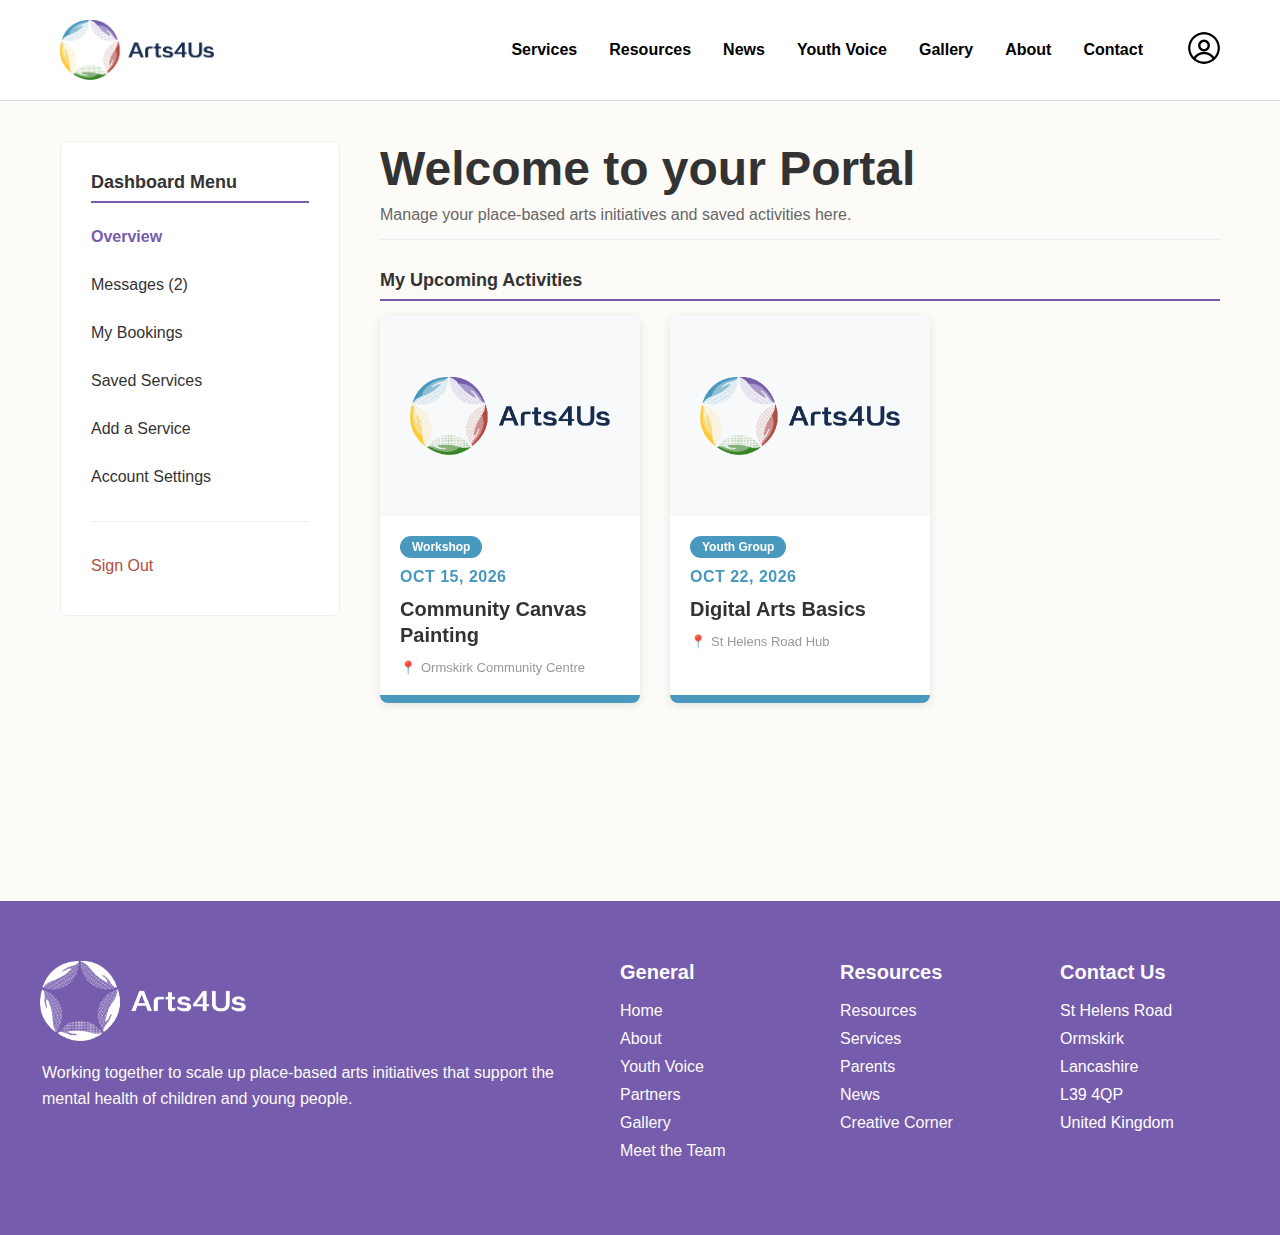
<file: portal.html>
<!DOCTYPE html>
<html>
  <head>
    <title>My Dashboard - Arts4Us</title>
    <link rel="stylesheet" href="styles/general.css">
    <link rel="stylesheet" href="styles/header.css">
    <link rel="stylesheet" href="styles/footer.css">
    <link rel="stylesheet" href="styles/filter.css">
    <link rel="stylesheet" href="styles/gallery.css">
    <style>
      .portal-wrapper { background-color: #FDFBF7; min-height: calc(100vh - 100px); padding-bottom: 60px; }
      .portal-nav-link { display: block; padding: 10px 0; color: #333; text-decoration: none; font-weight: 500; transition: color 0.2s; }
      .portal-nav-link:hover, .portal-nav-link.active { color: #755CAD; font-weight: bold; }
      .portal-nav-link.logout { color: #B24B45; }
      .portal-tab-content { display: none; }
      .portal-tab-content.active { display: block; }
      .portal-form-container { background: white; padding: 30px; border-radius: 8px; box-shadow: 0 4px 15px rgba(0,0,0,0.05); margin-bottom: 30px; }
      .portal-btn { padding: 12px 25px; background-color: #755CAD; color: white; border: none; border-radius: 5px; font-weight: 600; cursor: pointer; margin-top: 15px; }
      .portal-btn:hover { background-color: #5f4a91; }
      .portal-btn.secondary { background-color: #4998BE; }
      .message-item { padding: 15px; border-bottom: 1px solid #eee; background: white; margin-bottom: 10px; border-radius: 5px; border-left: 4px solid #FDCB37; }
      .message-item h4 { margin-bottom: 5px; color: #333; }
      .message-item p { font-size: 14px; color: #666; margin: 0; }
      .message-date { font-size: 12px; color: #999; float: right; }
      
      .tags-container { display: flex; gap: 8px; flex-wrap: wrap; margin-bottom: 12px; align-items: center; }
      .event-tag-sub { display: inline-flex; align-items: center; height: 24px; padding: 0 10px; border-radius: 5px; font-size: 11px; font-weight: 600; box-sizing: border-box; }
      .tag-type { background: #ffc518; color: #333; }
      .tag-mode { background: #E1F0F8; color: #4998BE; }
      .tag-cost { background: #E8F5E9; color: #398424; }
      .tag-cyp { background: #F3E5F5; color: #755CAD; }
      .tag-gender { background: #FCE4EC; color: #D1477A; }
      
      .remove-btn { padding: 8px 15px; background: white; border: 2px solid #B24B45; color: #B24B45; border-radius: 5px; cursor: pointer; font-weight: bold; width: 100%; margin-top: 15px; transition: 0.2s; }
      .remove-btn:hover { background: #B24B45; color: white; }
    </style>
  </head>
  <body>

    <header class="header">
      <nav class="nav-wrapper">
        <a href="index.html" class="logo">
          <img class="logo-img" src="images/logo-colour.png" alt="Arts4us Logo">
        </a>
        <div class="nav-right">
          <div class="nav-links">
            <a href="whats-on.html">Services</a>
            <a href="resources.html">Resources</a>
            <a href="blog.html">News</a>
            <a href="youthvoice.html">Youth Voice</a>
            <a href="gallery.html">Gallery</a>
            <a href="about.html">About</a>
            <a href="contact.html">Contact</a>
            <a href="portal.html" id="nav-portal" style="display: none;">My Portal</a>
            <a href="#" id="nav-logout" style="display: none;" onclick="logoutUser(event)">Log Out</a>
          </div>
          <div class="nav-icons" id="nav-login-icon">
            <a href="login.html" title="Log In">
              <img class="user-icon" src="icons/user-icon.png">
            </a>
           </div>
        </div>
      </nav>
    </header>

    <div class="portal-wrapper">
      <div class="filter-page-container">
        
        <aside class="filter-sidebar">
          <div class="filter-section">
            <h3 class="filter-title">Dashboard Menu</h3>
            <div class="filter-options">
              <a href="#" class="portal-nav-link active" onclick="switchTab(event, 'tab-overview')">Overview</a>
              <a href="#" class="portal-nav-link" onclick="switchTab(event, 'tab-messages')">Messages (2)</a>
              <a href="#" class="portal-nav-link" onclick="switchTab(event, 'tab-bookings')">My Bookings</a>
              <a href="#" class="portal-nav-link" onclick="switchTab(event, 'tab-saved')">Saved Services</a>
              <a href="#" class="portal-nav-link" onclick="switchTab(event, 'tab-add-service')">Add a Service</a>
              <a href="#" class="portal-nav-link" onclick="switchTab(event, 'tab-settings')">Account Settings</a>
              <hr style="border: 0; border-top: 1px solid #eee; margin: 15px 0;">
              <a href="#" class="portal-nav-link logout" onclick="logoutUser(event)">Sign Out</a>
            </div>
          </div>
        </aside>

        <main class="events-content">
          
          <div id="tab-overview" class="portal-tab-content active">
            <div class="events-header" style="flex-direction: column; align-items: flex-start;">
              <h1 style="margin-bottom: 10px;">Welcome to your Portal</h1>
              <p class="events-count">Manage your place-based arts initiatives and saved activities here.</p>
            </div>
            <div class="filter-section" style="margin-bottom: 50px;">
              <h3 class="filter-title">My Upcoming Activities</h3>
              <div class="events-grid">
                <div class="event-card">
                  <div class="event-image" style="background-color: #f8f9fa;">
                    <img src="images/logo-colour.png" alt="Arts4Us" style="object-fit: contain; padding: 30px; width: 100%; height: 100%; box-sizing: border-box;">
                  </div>
                  <div class="event-details">
                    <div class="event-category">Workshop</div>
                    <div class="event-date">Oct 15, 2026</div>
                    <h3 class="event-title">Community Canvas Painting</h3>
                    <p class="event-location">Ormskirk Community Centre</p>
                  </div>
                </div>
                <div class="event-card" style="border-bottom-color: #4998BE;">
                  <div class="event-image" style="background-color: #f8f9fa;">
                    <img src="images/logo-colour.png" alt="Arts4Us" style="object-fit: contain; padding: 30px; width: 100%; height: 100%; box-sizing: border-box;">
                  </div>
                  <div class="event-details">
                    <div class="event-category" style="background-color: #4998BE;">Youth Group</div>
                    <div class="event-date">Oct 22, 2026</div>
                    <h3 class="event-title">Digital Arts Basics</h3>
                    <p class="event-location">St Helens Road Hub</p>
                  </div>
                </div>
              </div>
            </div>
          </div>

          <div id="tab-messages" class="portal-tab-content">
            <div class="events-header" style="flex-direction: column; align-items: flex-start;">
              <h1 style="margin-bottom: 10px;">Messages</h1>
              <p class="events-count">You have 2 unread notifications.</p>
            </div>
            <div class="filter-section">
              <div class="message-item" style="border-left-color: #755CAD;">
                <span class="message-date">Today, 09:30 AM</span>
                <h4>Service Approved</h4>
                <p>Your recent submission for "Weekend Pottery Classes" has been approved and is now live on the portal.</p>
              </div>
              <div class="message-item">
                <span class="message-date">Yesterday, 14:15 PM</span>
                <h4>Upcoming Booking Reminder</h4>
                <p>Don't forget your upcoming "Community Canvas Painting" workshop tomorrow at 10:00 AM.</p>
              </div>
            </div>
          </div>

          <div id="tab-bookings" class="portal-tab-content">
            <div class="events-header" style="flex-direction: column; align-items: flex-start;">
              <h1 style="margin-bottom: 10px;">My Bookings</h1>
              <p class="events-count">View and manage your registered events.</p>
            </div>
            <div class="filter-section">
              <div class="events-grid">
                <div class="event-card">
                  <div class="event-details">
                    <div class="event-category">Workshop</div>
                    <div class="event-date">Oct 15, 2026 • 10:00 AM</div>
                    <h3 class="event-title">Community Canvas Painting</h3>
                    <p class="event-location" style="margin-bottom: 15px;">Ormskirk Community Centre</p>
                    <button class="portal-btn" style="width: 100%; background-color: #B24B45;">Cancel Booking</button>
                  </div>
                </div>
              </div>
            </div>
          </div>

          <div id="tab-saved" class="portal-tab-content">
            <div class="events-header" style="flex-direction: column; align-items: flex-start;">
              <h1 style="margin-bottom: 10px;">Saved Services</h1>
              <p class="events-count">Items you saved from the Services page.</p>
            </div>
            <div class="filter-section">
              <div class="events-grid" id="saved-services-grid">
                </div>
              <div id="no-saved-msg" style="display: none; padding: 40px; text-align: center; background: white; border-radius: 8px;">
                 <h3>No saved services</h3>
                 <p style="color: #666;">Head over to the <a href="whats-on.html" style="color: #755CAD;">Services</a> page to find and save activities.</p>
              </div>
            </div>
          </div>

          <div id="tab-add-service" class="portal-tab-content">
            <div class="events-header" style="flex-direction: column; align-items: flex-start;">
              <h1 style="margin-bottom: 10px;">Add a Service</h1>
              <p class="events-count">Submit a new arts initiative or workshop to the platform.</p>
            </div>
            <div class="portal-form-container">
              <form class="contact-form" onsubmit="event.preventDefault(); alert('Service submitted successfully for review!');">
                <div class="form-group"><label>Service Title</label><input type="text" placeholder="e.g. Weekend Pottery Classes" required></div>
                <div class="form-row">
                  <div class="form-group"><label>Category</label><select required style="padding: 15px; border: 1px solid #ddd; border-radius: 5px;"><option value="">Select a category...</option><option value="workshop">Workshop</option><option value="therapy">Art Therapy</option></select></div>
                  <div class="form-group"><label>Location</label><input type="text" placeholder="e.g. Lancashire Hub" required></div>
                </div>
                <div class="form-group"><label>Description</label><textarea placeholder="Describe your service..." required></textarea></div>
                <button type="submit" class="portal-btn">Submit Service</button>
              </form>
            </div>
          </div>

          <div id="tab-settings" class="portal-tab-content">
            <div class="events-header" style="flex-direction: column; align-items: flex-start;">
              <h1 style="margin-bottom: 10px;">Account Settings</h1>
              <p class="events-count">Update your personal information and preferences.</p>
            </div>
            <div class="portal-form-container">
              <form class="contact-form" onsubmit="event.preventDefault(); alert('Settings saved successfully!');">
                <div class="form-row">
                  <div class="form-group"><label>Full Name</label><input type="text" value="Demo User" required></div>
                  <div class="form-group"><label>Email Address</label><input type="email" value="demo@demo.com" required></div>
                </div>
                <div class="form-group"><label>Account Type</label><input type="text" value="Service Provider" disabled style="background-color: #f5f5f5;"></div>
                <div class="form-group"><label>New Password</label><input type="password" placeholder="Leave blank to keep current password"></div>
                <button type="submit" class="portal-btn secondary">Save Changes</button>
              </form>
            </div>
          </div>

        </main>
      </div>
    </div>

    <footer class="footer">
      <div class="footer-wrapper">
        <div class="footer-content">
          <div class="footer-section">
            <img class="footer-logo" src="images/logo-white.png">
            <p>Working together to scale up place-based arts initiatives that support the mental health of children and young people.</p>
          </div>
          <div class="footer-section">
            <h3>General</h3>
            <ul>
              <li><a href="index.html">Home</a></li>
              <li><a href="about.html">About</a></li>
              <li><a href="youthvoice.html">Youth Voice</a></li>              
              <li><a href="#">Partners</a></li>
              <li><a href="gallery.html">Gallery</a></li>
              <li><a href="#">Meet the Team</a></li>
            </ul>
          </div>
          <div class="footer-section">
            <h3>Resources</h3>
            <ul>
              <li><a href="resources.html">Resources</a></li>
              <li><a href="whats-on.html">Services</a></li>
              <li><a href="#">Parents</a></li>
              <li><a href="blog.html">News</a></li>
              <li><a href="#">Creative Corner</a></li>
            </ul>
          </div>
          <div class="footer-section">
            <h3>Contact Us</h3>
            <ul>
              <li>St Helens Road</li>
              <li>Ormskirk</li>
              <li>Lancashire</li>
              <li>L39 4QP</li>
              <li>United Kingdom</li>
            </ul>
          </div>
        </div>
      </div>
    </footer>

    <script>
      // Shared data source so the portal can look up the event details
      const eventsData = [
        { id: 1, title: "Creative Arts Workshop for Young Minds", type: "Visual arts", mode: "Group activity", cost: "No", cyp: "Yes", gender: "No restriction", dateText: "Every Wednesday", locationText: "Edge Hill University, Ormskirk", description: "A hands-on creative workshop designed to boost confidence and self-expression through various art forms.", image: "images/gallery-1.jpg" },
        { id: 2, title: "Youth Theatre Performance", type: "Drama and theatre", mode: "Group activity", cost: "Yes", cyp: "Yes", gender: "No restriction", dateText: "Fri 20 June 2026", locationText: "Liverpool Playhouse", description: "An inspiring theatre performance by young people, exploring themes of mental health and resilience.", image: "images/gallery-3.jpg" },
        { id: 3, title: "Digital Art Exhibition: Young Voices", type: "Digital or media arts", mode: "Day service", cost: "No", cyp: "Yes", gender: "No restriction", dateText: "Mon 30 June 2026", locationText: "Manchester Art Gallery", description: "A showcase of digital artworks created by children and young people from across the Northwest.", image: "images/gallery-5.jpg" },
        { id: 4, title: "Community Music Making Session", type: "Music", mode: "Group activity", cost: "No", cyp: "Yes", gender: "No restriction", dateText: "Wed 2 July 2026", locationText: "Ormskirk Community Centre", description: "Come together for a fun music-making session that brings families and communities closer.", image: "images/gallery-2.jpg" },
        { id: 5, title: "Online Creative Writing Workshop", type: "Creative writing/poetry", mode: "Online service", cost: "No", cyp: "Yes", gender: "No restriction", dateText: "Every Sunday", locationText: "Online via Zoom", description: "An interactive online workshop focusing on creative writing as a tool for emotional expression.", image: "events/event-7.jpg" },
        { id: 6, title: "Drama Therapy Workshop", type: "Arts therapies", mode: "Group activity", cost: "Yes", cyp: "Yes", gender: "No restriction", dateText: "Sat 5 July 2026", locationText: "Liverpool Central Library", description: "Explore emotions and build confidence through drama therapy techniques designed for young people.", image: "events/event-2.jpg" },
        { id: 7, title: "Arts4Us End of Year Celebration", type: "Other", mode: "Group activity", cost: "No", cyp: "Yes", gender: "No restriction", dateText: "Sat 28 June 2026", locationText: "Edge Hill University", description: "Join our end of year event at Edge Hill University and celebrate our achievements!", image: "images/event-1.jpg" },
        { id: 8, title: "Virtual Reality Art Experience", type: "Digital or media arts", mode: "Day service", cost: "Yes", cyp: "Yes", gender: "No restriction", dateText: "Thu 10 July 2026", locationText: "VR Manchester", description: "Experience art in a whole new way with our immersive VR art installation.", image: "events/event-8.jpg" },
        { id: 9, title: "Online Mindful Art Session", type: "Arts therapies", mode: "Online service", cost: "No", cyp: "No", gender: "No restriction", dateText: "Sat 21 June 2026", locationText: "Online via Teams", description: "A relaxing online session combining mindfulness techniques with creative art activities.", image: "events/event-9.jpg" },
        { id: 10, title: "Youth Dance Performance", type: "Dance", mode: "Group activity", cost: "Yes", cyp: "Yes", gender: "No restriction", dateText: "Tue 15 July 2026", locationText: "Liverpool Empire Theatre", description: "A powerful dance performance exploring themes of identity and belonging by young performers.", image: "events/event-3.jpg" },
        { id: 11, title: "Family Craft Workshop", type: "Visual arts", mode: "Group activity", cost: "No", cyp: "Yes", gender: "No restriction", dateText: "First Sunday of the Month", locationText: "Manchester Museum", description: "A fun family workshop where parents and children can create beautiful crafts together.", image: "events/event-1.jpeg" },
        { id: 12, title: "Interactive Poetry Reading", type: "Librarys and literature", mode: "Group activity", cost: "No", cyp: "Yes", gender: "No restriction", dateText: "Tue 8 July 2026", locationText: "Ormskirk Library", description: "An engaging poetry reading session where young people can share their own creative works.", image: "events/event-5.jpg" },
        { id: 13, title: "Demo 1:1 Piano Mentoring", type: "Music", mode: "1:1 support", cost: "Yes", cyp: "Yes", gender: "No restriction", dateText: "By Appointment", locationText: "Lancashire Hub", description: "Personalized music lessons focusing on cognitive development through piano.", image: "events/event-4.jpg" },
        { id: 14, title: "Demo Outdoor Sketching", type: "Outdoors or nature-based arts", mode: "Group activity", cost: "No", cyp: "Yes", gender: "No restriction", dateText: "Every Saturday Morning", locationText: "Ormskirk Park", description: "Connecting with nature through guided outdoor sketching sessions.", image: "events/event-6.jpg" },
        { id: 15, title: "Demo Girls' Empowerment Choir", type: "Music", mode: "Group activity", cost: "No", cyp: "Yes", gender: "Female only", dateText: "Every Thursday", locationText: "St Helens Road Studio", description: "A safe, supportive vocal group explicitly dedicated to young women.", image: "images/gallery-4.jpg" },
        { id: 16, title: "Demo Local Heritage Walk", type: "Heritage", mode: "Day service", cost: "No", cyp: "No", gender: "No restriction", dateText: "Oct 20, 2026", locationText: "Liverpool Docks", description: "Exploring the intersection of local history and community storytelling.", image: "events/event-10.jpg" },
        { id: 17, title: "Demo Museum Art Curation", type: "Museums", mode: "Group activity", cost: "Yes", cyp: "Yes", gender: "No restriction", dateText: "Nov 5, 2026", locationText: "Manchester History Museum", description: "Learn how to curate and display artwork inside a real museum setting.", image: "events/event-11.jpg" },
        { id: 18, title: "Demo Men's Art Therapy Group", type: "Arts therapies", mode: "Online service", cost: "Yes", cyp: "No", gender: "Male only", dateText: "Every Monday Evening", locationText: "Online via Zoom", description: "Professional therapeutic support delivered securely for men.", image: "events/event-12.jpg" }
      ];

      function switchTab(event, tabId) {
        if(event) event.preventDefault();
        document.querySelectorAll('.portal-tab-content').forEach(tab => tab.classList.remove('active'));
        document.querySelectorAll('.portal-nav-link:not(.logout)').forEach(link => link.classList.remove('active'));
        document.getElementById(tabId).classList.add('active');
        if(event) event.currentTarget.classList.add('active');
        window.scrollTo({ top: 0, behavior: 'smooth' });

        // If user clicks the Saved Services tab, trigger a re-render
        if(tabId === 'tab-saved') {
          renderSavedServices();
        }
      }

      function getSavedEvents() {
        return JSON.parse(localStorage.getItem('arts4us_saved')) || [];
      }

      function removeSaved(eventId) {
        let saved = getSavedEvents();
        saved = saved.filter(id => id !== eventId);
        localStorage.setItem('arts4us_saved', JSON.stringify(saved));
        renderSavedServices(); // Re-render immediately to show it's gone
      }

      function renderSavedServices() {
        const grid = document.getElementById('saved-services-grid');
        const emptyMsg = document.getElementById('no-saved-msg');
        const savedIds = getSavedEvents();
        
        const savedData = eventsData.filter(event => savedIds.includes(event.id));

        if (savedData.length === 0) {
          grid.style.display = 'none';
          emptyMsg.style.display = 'block';
        } else {
          grid.style.display = 'grid';
          emptyMsg.style.display = 'none';
          
          grid.innerHTML = savedData.map(event => `
            <div class="event-card" data-id="${event.id}">
              <div class="event-image" style="background-color: #f8f9fa;">
                 <img src="${event.image}" alt="${event.title}" style="object-fit: cover; background-color: #f0f0f0; width: 100%; height: 100%;" onerror="this.src='images/logo-colour.png'; this.style.objectFit='contain'; this.style.padding='20px';">
              </div>
              <div class="event-details">
                <div class="tags-container">
                  <span class="event-tag-sub tag-type">${event.type}</span>
                  <span class="event-tag-sub tag-cost">${event.cost === 'No' ? 'Free' : 'Paid'}</span>
                </div>
                <div class="event-date">${event.dateText}</div>
                <h3 class="event-title">${event.title}</h3>
                <p class="event-location">${event.locationText}</p>
                <button class="remove-btn" onclick="removeSaved(${event.id})">Remove from Saved</button>
              </div>
            </div>
          `).join('');
        }
      }

      // Load saved services on initial page load in background
      document.addEventListener('DOMContentLoaded', renderSavedServices);

      // Navigation Display Logic
      document.addEventListener('DOMContentLoaded', function() {
        const isLoggedIn = localStorage.getItem('arts4us_logged_in') === 'true';
        const navPortal = document.getElementById('nav-portal');
        const navLogout = document.getElementById('nav-logout');
        const navLoginIcon = document.getElementById('nav-login-icon');

        if (isLoggedIn) {
          if(navPortal) navPortal.style.display = 'inline-block';
          if(navLogout) navLogout.style.display = 'inline-block';
          if(navLoginIcon) navLoginIcon.style.display = 'none'; // Hide the person icon
        } else {
          if(navPortal) navPortal.style.display = 'none';
          if(navLogout) navLogout.style.display = 'none';
          if(navLoginIcon) navLoginIcon.style.display = 'flex'; // Show the person icon
        }
      });

      // Handle Log Out from top nav
      function logoutUser(event) {
        if(event) event.preventDefault();
        localStorage.removeItem('arts4us_logged_in');
        window.location.href = 'login.html'; // Redirect to login page
      }
    </script>
  </body>
</html>
</file>
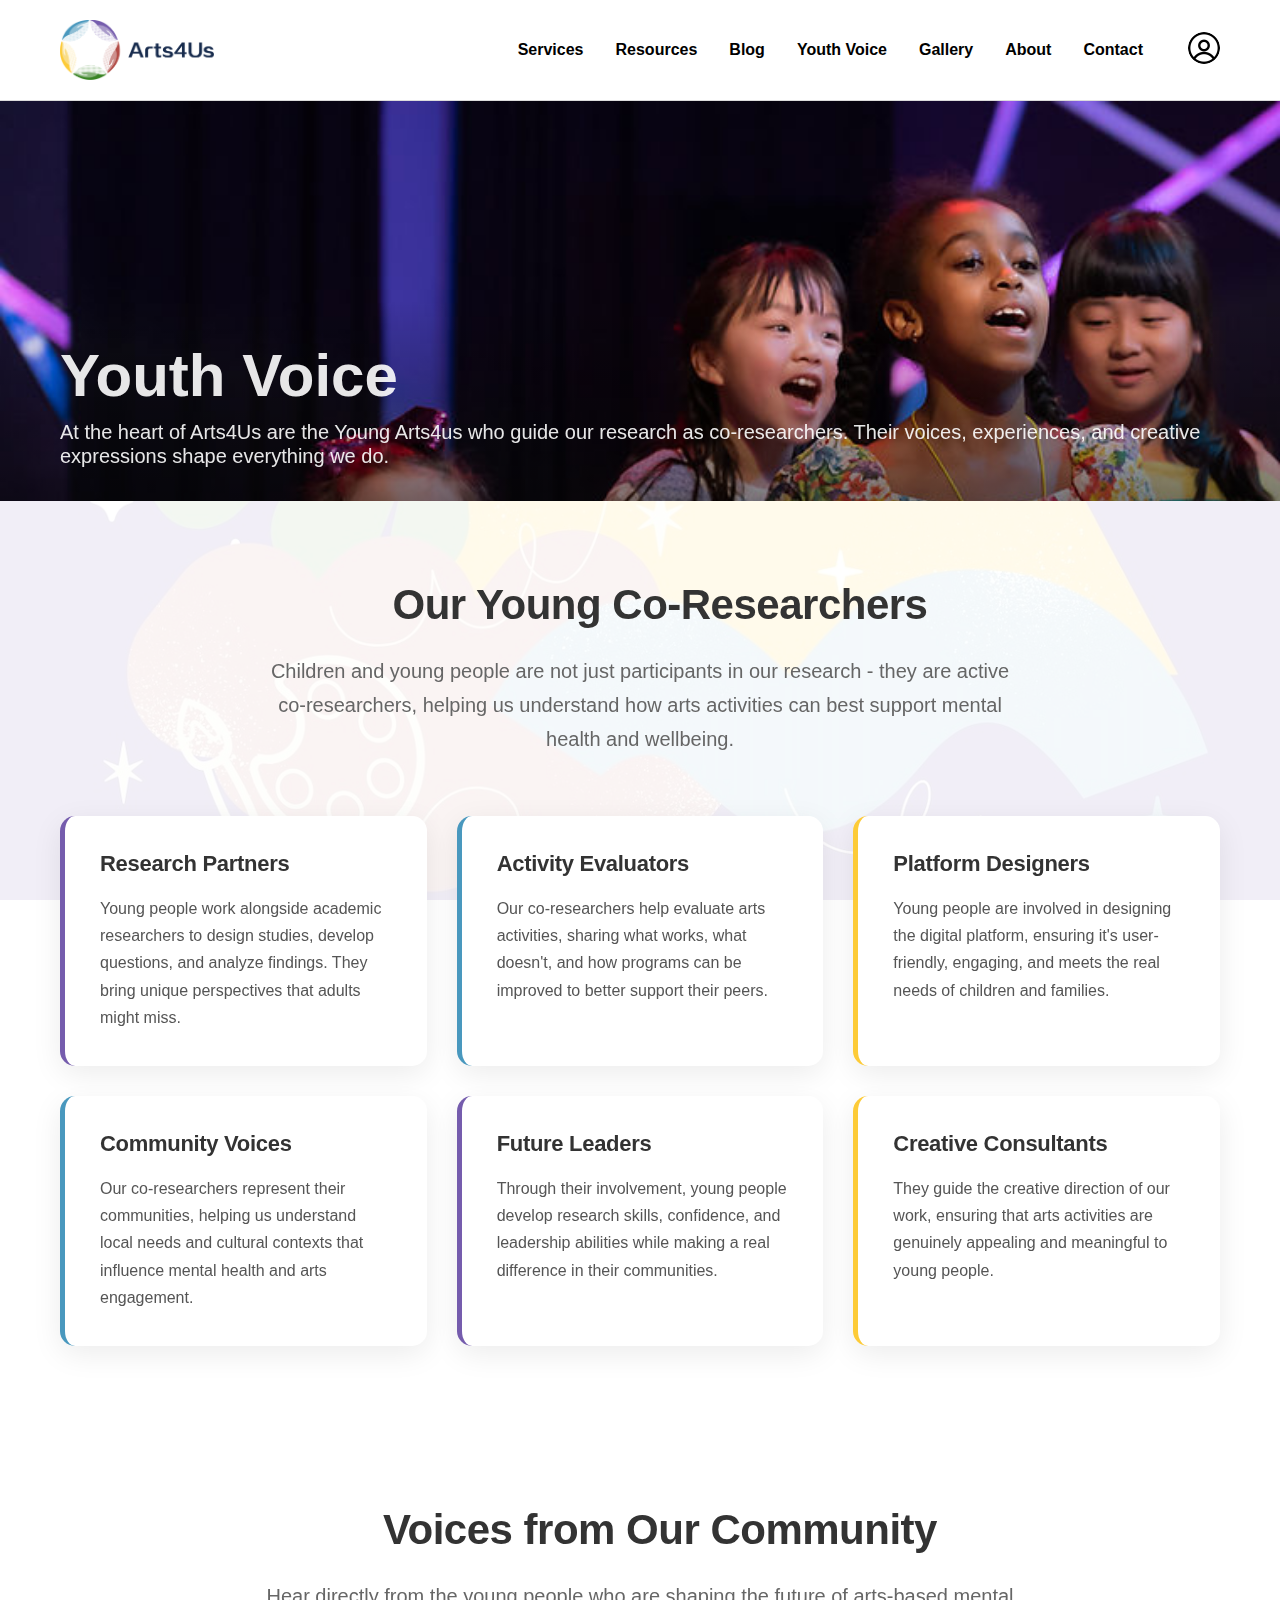
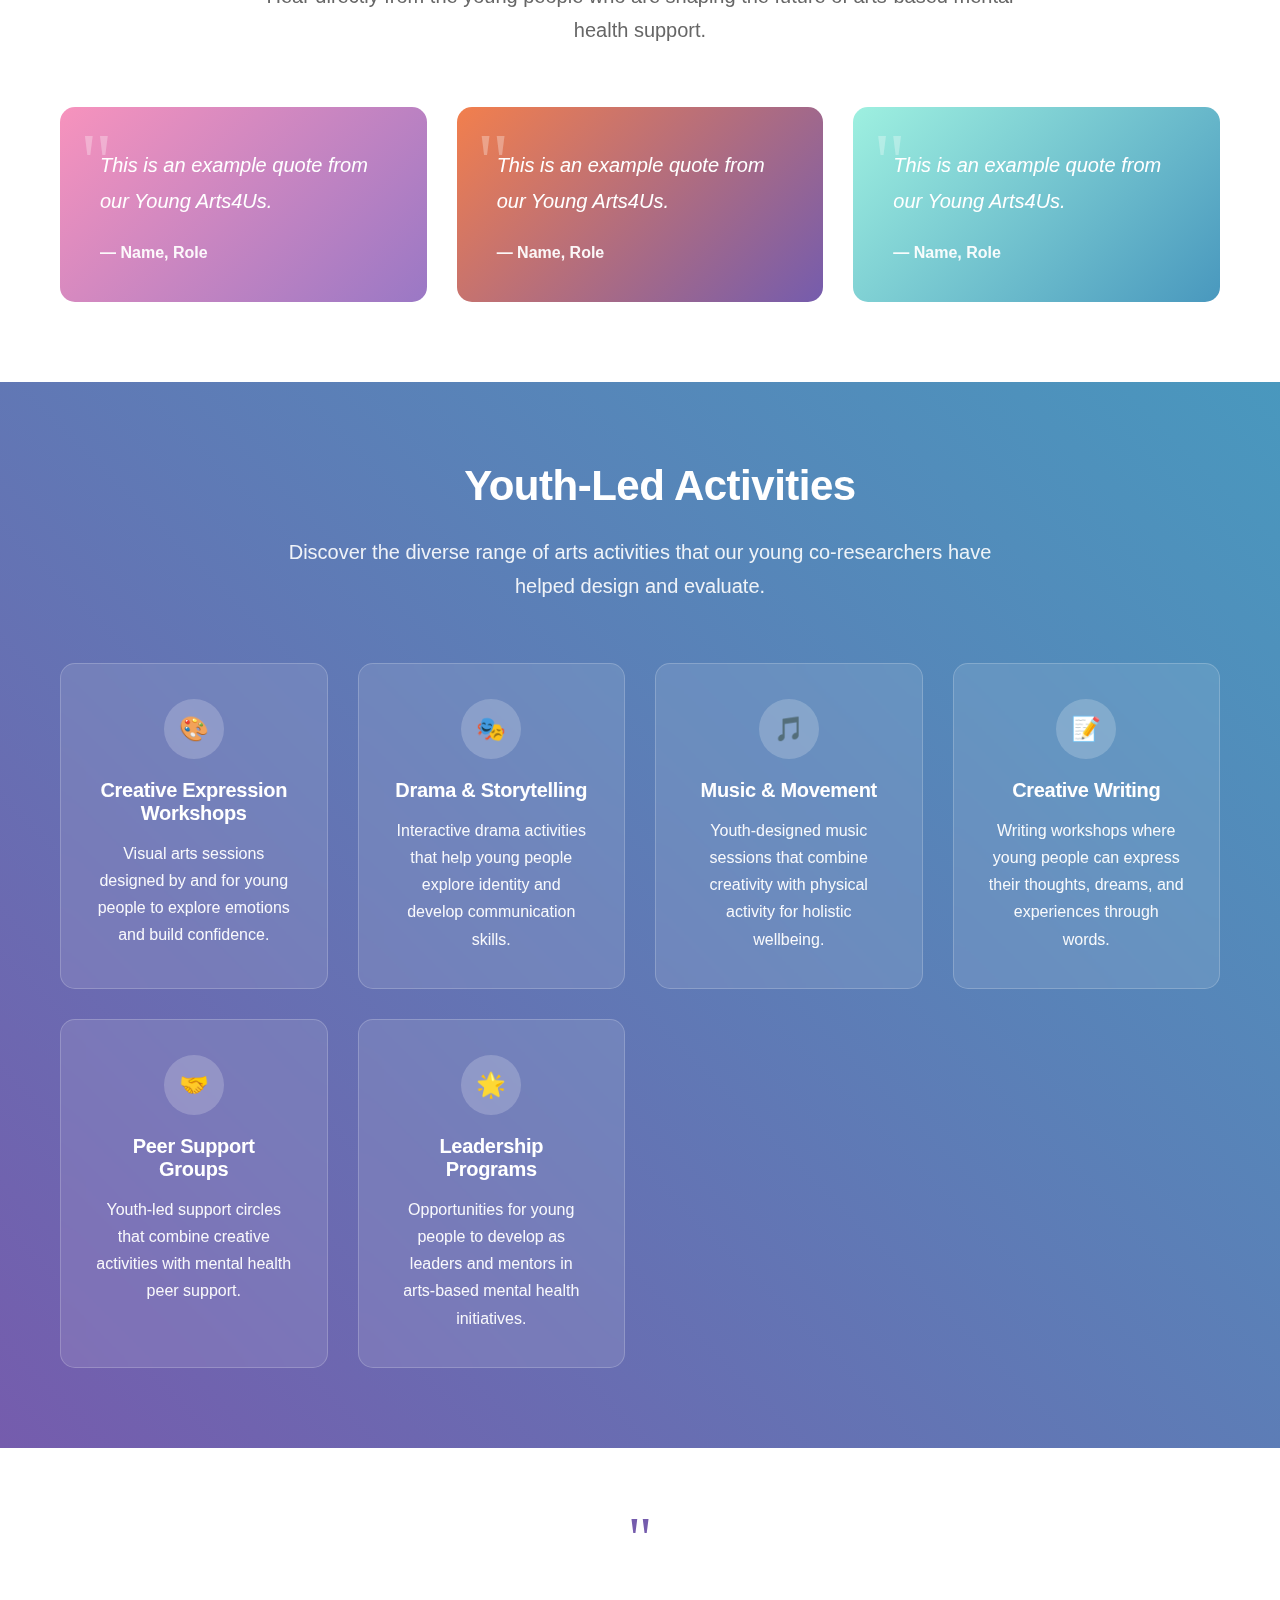
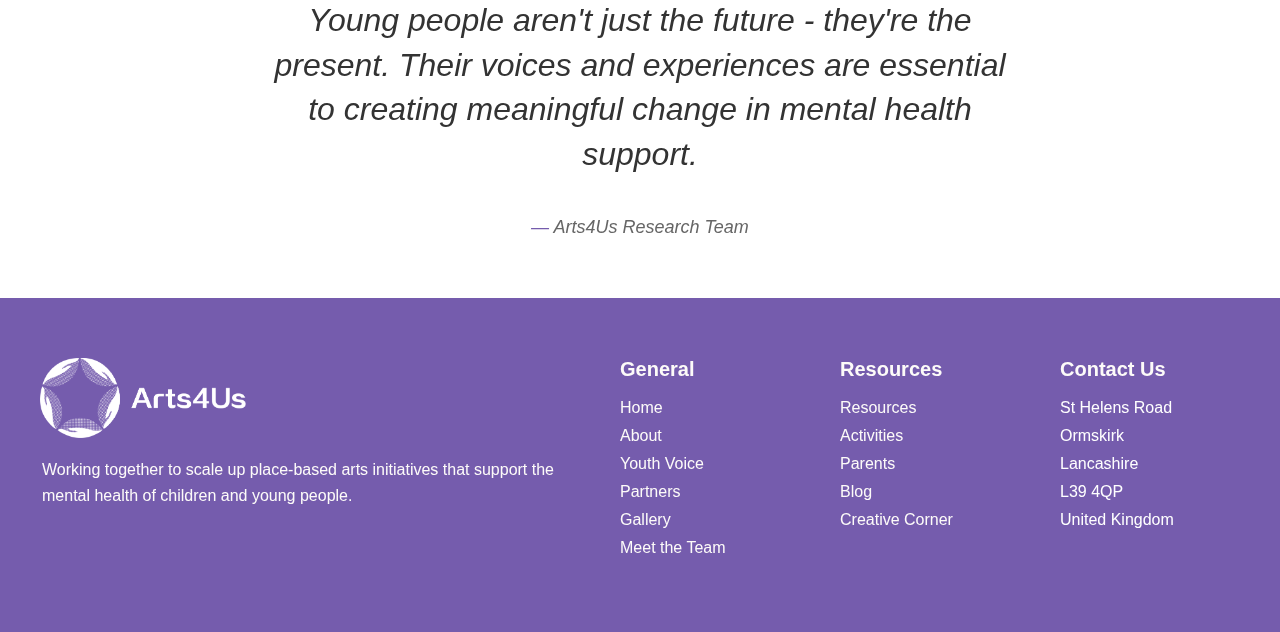
<file: youthvoice.html>
<!DOCTYPE html>
<html>
  <head>
    <title>Arts4Us</title>
    <link rel="stylesheet" href="styles/general.css">
    <link rel="stylesheet" href="styles/header.css">
    <link rel="stylesheet" href="styles/footer.css">
    <link rel="stylesheet" href="styles/quote.css">
    <link rel="stylesheet" href="styles/gallery.css">
    <link rel="stylesheet" href="styles/carousel.css">
    <link rel="stylesheet" href="styles/voice.css">
  </head>
  <body>
    <header class="header">
      <nav class="nav-wrapper">
        <a href="index.html" class="logo">
          <img class="logo-img" src="images/logo-colour.png" alt="Arts4us Logo">
        </a>
        <div class="nav-right">
          <div class="nav-links">
            <a href="whats-on.html">Services</a>
            <a href="resources.html">Resources</a>
            <a href="blog.html">Blog</a>
            <a href="youthvoice.html">Youth Voice</a>
            <a href="gallery.html">Gallery</a>
            <a href="about.html">About</a>
            <a href="contact.html">Contact</a>
            <a href="portal.html" id="nav-portal" style="display: none;">My Portal</a>
            <a href="#" id="nav-logout" style="display: none;" onclick="logoutUser(event)">Log Out</a>
          </div>
          <div class="nav-icons" id="nav-login-icon">
            <a href="login.html" title="Log In">
              <img class="user-icon" src="icons/user-icon.png">
            </a>
           </div>
        </div>
      </nav>
    </header>


    <div style="position: fixed; top: 0; left: 0; width: 100%; height: 100%; opacity: 0.1; z-index: -1;">
      <img src="events/event-20.jpg" style="width: 100%; height: 100%; object-fit: cover;" alt="">
    </div>

    <section class="hero-section">
      <div class="hero-image">
        <img src="events/event-10.jpg" alt="Arts4Us Hero Image">
      </div>
      <div class="hero-overlay">
        <div class="hero-overlay-content">
          <h1>Youth Voice</h1>
          <p>At the heart of Arts4Us are the Young Arts4us who guide our research as co-researchers. Their voices, experiences, and creative expressions shape everything we do.</p>
        </div>
      </div>
    </section>

    <!-- Co-Researchers Section -->
    <section class="co-researchers-section">
      <div class="section-header">
        <h2>Our Young Co-Researchers</h2>
        <p>Children and young people are not just participants in our research - they are active co-researchers, helping us understand how arts activities can best support mental health and wellbeing.</p>
      </div>

      <div class="co-researchers-grid">
        <div class="co-researcher-card">
          <h3>Research Partners</h3>
          <p>Young people work alongside academic researchers to design studies, develop questions, and analyze findings. They bring unique perspectives that adults might miss.</p>
        </div>

        <div class="co-researcher-card">
          <h3>Activity Evaluators</h3>
          <p>Our co-researchers help evaluate arts activities, sharing what works, what doesn't, and how programs can be improved to better support their peers.</p>
        </div>

        <div class="co-researcher-card">
          <h3>Platform Designers</h3>
          <p>Young people are involved in designing the digital platform, ensuring it's user-friendly, engaging, and meets the real needs of children and families.</p>
        </div>

        <div class="co-researcher-card">
          <h3>Community Voices</h3>
          <p>Our co-researchers represent their communities, helping us understand local needs and cultural contexts that influence mental health and arts engagement.</p>
        </div>

        <div class="co-researcher-card">
          <h3>Future Leaders</h3>
          <p>Through their involvement, young people develop research skills, confidence, and leadership abilities while making a real difference in their communities.</p>
        </div>

        <div class="co-researcher-card">
          <h3>Creative Consultants</h3>
          <p>They guide the creative direction of our work, ensuring that arts activities are genuinely appealing and meaningful to young people.</p>
        </div>
      </div>
    </section>

    <!-- Youth Stories Section -->
    <section class="youth-stories-section">
      <div class="section-header">
        <h2>Voices from Our Community</h2>
        <p>Hear directly from the young people who are shaping the future of arts-based mental health support.</p>
      </div>

      <div class="stories-grid">
        <div class="story-card">
          <p class="story-text">This is an example quote from our Young Arts4Us.</p>
          <div class="story-author">— Name, Role</div>
        </div>

        <div class="story-card">
          <p class="story-text">This is an example quote from our Young Arts4Us.</p>
          <div class="story-author">— Name, Role</div>
        </div>

        <div class="story-card">
          <p class="story-text">This is an example quote from our Young Arts4Us.</p>
          <div class="story-author">— Name, Role</div>
        </div>
        
      </div>
    </section>

    <!-- Activities Showcase -->
    <section class="activities-showcase">
      <div class="section-header">
        <h2 style="color: white;">Youth-Led Activities</h2>
        <p style="color: rgba(255,255,255,0.9);">Discover the diverse range of arts activities that our young co-researchers have helped design and evaluate.</p>
      </div>

      <div class="activities-grid">
        <div class="activity-item">
          <div class="activity-icon">🎨</div>
          <h3>Creative Expression Workshops</h3>
          <p>Visual arts sessions designed by and for young people to explore emotions and build confidence.</p>
        </div>

        <div class="activity-item">
          <div class="activity-icon">🎭</div>
          <h3>Drama & Storytelling</h3>
          <p>Interactive drama activities that help young people explore identity and develop communication skills.</p>
        </div>

        <div class="activity-item">
          <div class="activity-icon">🎵</div>
          <h3>Music & Movement</h3>
          <p>Youth-designed music sessions that combine creativity with physical activity for holistic wellbeing.</p>
        </div>

        <div class="activity-item">
          <div class="activity-icon">📝</div>
          <h3>Creative Writing</h3>
          <p>Writing workshops where young people can express their thoughts, dreams, and experiences through words.</p>
        </div>

        <div class="activity-item">
          <div class="activity-icon">🤝</div>
          <h3>Peer Support Groups</h3>
          <p>Youth-led support circles that combine creative activities with mental health peer support.</p>
        </div>

        <div class="activity-item">
          <div class="activity-icon">🌟</div>
          <h3>Leadership Programs</h3>
          <p>Opportunities for young people to develop as leaders and mentors in arts-based mental health initiatives.</p>
        </div>
      </div>
    </section>

    <!-- Quote Section -->
    <section class="simple-quote-section">
      <div class="simple-quote-container">
        <div class="quote-mark">"</div>
        <blockquote class="quote-text">
          Young people aren't just the future - they're the present. Their voices and experiences are essential to creating meaningful change in mental health support.
        </blockquote>
        <cite class="quote-author">Arts4Us Research Team</cite>
      </div>
    </section>

    <!-- Get Involved Section -->
    <!--
    <section class="get-involved-section">
      <div class="section-header">
        <h2>Get Involved</h2>
        <p>There are many ways for young people, families, and communities to join our mission of supporting youth mental health through the arts.</p>
      </div>

      <div class="involvement-options">
        <div class="involvement-card">
          <h3>Become a Co-Researcher</h3>
          <p>Join our team of young researchers and help shape the future of arts-based mental health support. No experience necessary - just enthusiasm and curiosity!</p>
          <button class="involvement-btn">Learn More</button>
        </div>

        <div class="involvement-card">
          <h3>Join Our Activities</h3>
          <p>Participate in our arts workshops, events, and programs. Connect with other young people and explore creativity in a supportive environment.</p>
          <button class="involvement-btn">Find Activities</button>
        </div>

        <div class="involvement-card">
          <h3>Share Your Story</h3>
          <p>We'd love to hear about your experiences with arts and mental health. Your story could inspire and help other young people.</p>
          <button class="involvement-btn">Share Now</button>
        </div>
      </div>
    </section>
    -->



    <!-- Footer section -->    
    <footer class="footer">
      <div class="footer-wrapper">
        <div class="footer-content">
          <!-- Logo section -->
          <div class="footer-section">
            <img class="footer-logo" src="images/logo-white.png">
            <p>Working together to scale up place-based arts initiatives that support the mental health of children and young people.</p>
          </div>

          <!-- General section -->
          <div class="footer-section">
            <h3>General</h3>
            <ul>
              <li><a href="index.html">Home</a></li>
              <li><a href="about.html">About</a></li>
              <li><a href="youthvoice.html">Youth Voice</a></li>              
              <li><a href="#">Partners</a></li>
              <li><a href="gallery.html">Gallery</a></li>
              <li><a href="#">Meet the Team</a></li>
            </ul>
          </div>

          <!-- Resources section -->
          <div class="footer-section">
            <h3>Resources</h3>
            <ul>
              <li><a href="resources.html">Resources</a></li>
              <li><a href="whats-on.html">Activities</a></li>
              <li><a href="#">Parents</a></li>
              <li><a href="blog.html">Blog</a></li>
              <li><a href="#">Creative Corner</a></li>
            </ul>
          </div>

          <!-- Contact section -->
          <div class="footer-section">
            <h3>Contact Us</h3>
            <ul>
              <li>St Helens Road</li>
              <li>Ormskirk</li>
              <li>Lancashire</li>
              <li>L39 4QP</li>
              <li>United Kingdom</li>
            </ul>
          </div>
        </div>
      </div>
    </footer>
    <script>
      // Navigation Display Logic
      document.addEventListener('DOMContentLoaded', function() {
        const isLoggedIn = localStorage.getItem('arts4us_logged_in') === 'true';
        const navPortal = document.getElementById('nav-portal');
        const navLogout = document.getElementById('nav-logout');
        const navLoginIcon = document.getElementById('nav-login-icon');

        if (isLoggedIn) {
          if(navPortal) navPortal.style.display = 'inline-block';
          if(navLogout) navLogout.style.display = 'inline-block';
          if(navLoginIcon) navLoginIcon.style.display = 'none'; // Hide the person icon
        } else {
          if(navPortal) navPortal.style.display = 'none';
          if(navLogout) navLogout.style.display = 'none';
          if(navLoginIcon) navLoginIcon.style.display = 'flex'; // Show the person icon
        }
      });

      // Handle Log Out from top nav
      function logoutUser(event) {
        if(event) event.preventDefault();
        localStorage.removeItem('arts4us_logged_in');
        window.location.href = 'login.html'; // Redirect to login page
      }
    </script>
  </body>
</html>
</file>
<file: styles/general.css>
* {
  margin: 0;
  padding: 0;
  box-sizing: border-box;
}

body {
  font-family: Arial, sans-serif;
  background-color: white;
}

h1 {
  font-size: 48px;
  font-weight: bold;
  color: #333;
  margin-bottom: 30px;
  text-align: left;
}

.hero-section {
  width: 100vw;
  position: relative;
  left: 50%;
  right: 50%;
  margin-left: -50vw;
  margin-right: -50vw;
  overflow: hidden;
  height: 400px;
}

.hero-image img {
  width: 100%;
  height: auto;
  display: block;
}

.hero-overlay {
  position: absolute;
  bottom: 0;
  left: 0;
  right: 0;
  background: linear-gradient(transparent, rgba(0, 0, 0, 0.5));
  padding: 40px 0px 20px 0px;
  text-align: left;
  min-height: 200px;
}

.hero-overlay-content {
  max-width: 1200px;
  margin: 0 auto;
  padding: 0 20px;
  text-align: left;
}

.hero-overlay h1 {
  color: white;
  font-size: 60px;
  font-weight: bold;
  margin: 0 0 10px 0; 
  opacity: 0.9;
}

.hero-overlay p {
  color: white;
  font-size: 20px;
  line-height: 1.2;
  margin: 0;
  opacity: 0.9;
}

.content-wrapper {
  max-width: 1200px;
  margin: 0 auto;
  padding: 0px 20px;
}

.about-section {
  padding: 0px 20px 60px 20px;
}

.about-section h2 {
  font-size: 36px;
  font-weight: bold;
  color: #333;
  margin: 50px 0 25px 0;
}

.about-section p {
  font-size: 18px;
  line-height: 1.6;
  margin-bottom: 25px;
  color: #333;
}

.about-section p strong {
  font-weight: bold;
}

.funding-highlight {
  font-weight: bold;
  color: rgb(117, 92, 173);
  font-size: 20px;
}

.video-container {
  margin: 40px 0;
  text-align: center;
}

.video-container iframe {
  width: 100%;
  max-width: 1200px;
  aspect-ratio: 16 / 9;
  border: none;
}

.objectives-list {
  list-style: none;
  padding-left: 0;
}

.objectives-list li {
  font-size: 18px;
  line-height: 1.6;
  margin-bottom: 15px;
  padding-left: 25px;
  position: relative;
  color: #333;
}

.objectives-list li:before {
  content: "•";
  color: rgb(117, 92, 173);
  font-weight: bold;
  position: absolute;
  left: 0;
  font-size: 20px;
}

.team-grid {
  display: grid;
  grid-template-columns: repeat(4, 1fr);
  gap: 30px;
  margin-top: 10px;
}

.team-member {
  text-align: center;
  padding: 20px;
  background: #f8f9fa;
  border-radius: 3px;
  border-bottom: 5px solid rgba(117, 92, 173);
  transition: transform 0.3s ease, box-shadow 0.3s ease;
}

.team-member-liv {
  text-align: center;
  padding: 20px;
  background: #f8f9fa;
  border-radius: 3px;
  border-bottom: 5px solid rgb(34, 44, 85);
  transition: transform 0.3s ease, box-shadow 0.3s ease;
}

.team-member-sal {
  text-align: center;
  padding: 20px;
  background: #f8f9fa;
  border-radius: 3px;
  border-bottom: 5px solid rgb(194, 43, 35);
  transition: transform 0.3s ease, box-shadow 0.3s ease;
}

.team-member-lin {
  text-align: center;
  padding: 20px;
  background: #f8f9fa;
  border-radius: 3px;
  border-bottom: 5px solid rgb(3, 34, 69);
  transition: transform 0.3s ease, box-shadow 0.3s ease;
}

.team-member-uea {
  text-align: center;
  padding: 20px;
  background: #f8f9fa;
  border-radius: 3px;
  border-bottom: 5px solid rgb(221, 109, 183);
  transition: transform 0.3s ease, box-shadow 0.3s ease;
}

.team-member-man {
  text-align: center;
  padding: 20px;
  background: #f8f9fa;
  border-radius: 3px;
  border-bottom: 5px solid rgb(93, 42, 148);
  transition: transform 0.3s ease, box-shadow 0.3s ease;
}

.team-member-oth {
  text-align: center;
  padding: 20px;
  background: #f8f9fa;
  border-radius: 3px;
  border-bottom: 5px solid #398424;
  transition: transform 0.3s ease, box-shadow 0.3s ease;
}

.team-member:hover,
.team-member-liv:hover,
.team-member-sal:hover,
.team-member-lin:hover,
.team-member-uea:hover,
.team-member-man:hover {
  transform: translateY(-5px);
  box-shadow: 0 8px 25px rgba(0,0,0,0.1);
}

.team-member-photo {
  width: 120px;
  height: 120px;
  border-radius: 50%;
  background: linear-gradient(135deg, rgb(117, 92, 173), rgb(73, 152, 190));
  margin: 0 auto 15px auto;
  display: flex;
  align-items: center;
  justify-content: center;
  color: white;
  font-size: 24px;
  font-weight: bold;
}

.people-photo {
  width: 120px;
  height: 120px;
  object-fit: cover;
  border-radius: 50%;
}

.team-member h3,
.team-member-liv h3,
.team-member-sal h3,
.team-member-lin h3,
.team-member-uea h3,
.team-member-man h3 {
  font-size: 18px;
  font-weight: bold;
  color: #333;
  margin-bottom: 8px;
}

.team-member p,
.team-member-liv p,
.team-member-sal p,
.team-member-lin p,
.team-member-uea p,
.team-member-man p {
  font-size: 14px;
  color: #666;
  margin-bottom: 5px;
}

.team-member .role {
  color: rgb(117, 92, 173);
  font-weight: 600;
}

.team-member-liv .role {
  color: rgb(34, 44, 85);
  font-weight: 600;
}

.team-member-sal .role {
  color: rgb(194, 43, 35);
  font-weight: 600;
}

.team-member-lin .role {
  color: rgb(6, 34, 69);
  font-weight: 600;
}

.team-member-uea .role {
  color: rgb(221, 109, 183);
  font-weight: 600;
}

.team-member-man .role {
  color: rgb(93, 42, 148);
  font-weight: 600;
}

@media (max-width: 768px) {
  .nav-wrapper {
      padding: 0 15px;
  }
  
  .nav-links {
      gap: 1px;
  }
  
  .nav-links a {
      font-size: 14px;
  }

  .about-section h1 {
      font-size: 36px;
  }

  .about-section h2 {
      font-size: 28px;
  }

  .team-grid {
      grid-template-columns: repeat(2, 1fr);
      gap: 20px;
  }

  .video-container iframe {
      height: 250px;
  }
}

@media (max-width: 480px) {
  .about-section h1 {
      font-size: 28px;
  }

  .about-section h2 {
      font-size: 24px;
  }

  .team-grid {
      grid-template-columns: 1fr;
      gap: 15px;
  }

  .video-container iframe {
      height: 200px;
  }
}


.contact-content-section {
  max-width: 1200px;
  margin: 0 auto;
  padding: 60px 20px;
  display: grid;
  grid-template-columns: 1fr 1fr;
  gap: 60px;
  align-items: start;
}

.contact-info {
  padding: 20px 0 40px 0;
}

.contact-info h2 {
  font-size: 32px;
  font-weight: bold;
  color: #333;
  margin-bottom: 30px;
}

.contact-item {
  margin-bottom: 35px;
  padding-bottom: 25px;
  border-bottom: 1px solid #e9ecef;
}

.contact-item:last-child {
  border-bottom: none;
  margin-bottom: 0;
  padding-bottom: 0;
}

.contact-item h3 {
  font-size: 18px;
  font-weight: 600;
  color: #755CAD;
  margin-bottom: 8px;
  text-transform: uppercase;
  letter-spacing: 0.5px;
}

.contact-item p {
  font-size: 16px;
  color: #333;
  line-height: 1.6;
  margin: 0;
}

.contact-item a {
  color: #4998BE;
  text-decoration: none;
  font-weight: 500;
  transition: color 0.3s ease;
}

.contact-item a:hover {
  color: #755CAD;
  text-decoration: underline;
}

/* Contact Form Styles */
.contact-form-container {
  background: white;
  padding: 40px;
  border-radius: 8px;
  box-shadow: 0 8px 25px rgba(0,0,0,0.1);
}

.contact-form-container h2 {
  font-size: 32px;
  font-weight: bold;
  color: #333;
  margin-bottom: 15px;
}

.contact-form-container .form-description {
  font-size: 16px;
  color: #666;
  margin-bottom: 30px;
  line-height: 1.6;
}

.contact-form {
  display: flex;
  flex-direction: column;
  gap: 20px;
}

.form-row {
  display: grid;
  grid-template-columns: 1fr 1fr;
  gap: 20px;
}

.form-group {
  display: flex;
  flex-direction: column;
}

.form-group label {
  font-size: 14px;
  font-weight: 600;
  color: #333;
  margin-bottom: 8px;
}

.form-group input,
.form-group textarea,
.form-group select {
  padding: 15px 20px;
  border: 1px solid #ddd;
  border-radius: 5px;
  font-size: 16px;
  outline: none;
  transition: border-color 0.3s ease;
  font-family: Arial, sans-serif;
}

.form-group input:focus,
.form-group textarea:focus,
.form-group select:focus {
  border-color: #755CAD;
}

.form-group textarea {
  resize: vertical;
  min-height: 120px;
}

.submit-btn {
  padding: 15px 30px;
  background-color: #755CAD;
  color: white;
  border: none;
  border-radius: 5px;
  font-size: 16px;
  font-weight: 600;
  cursor: pointer;
  transition: background-color 0.3s ease;
  margin-top: 10px;
  align-self: flex-start;
}

.submit-btn:hover {
  background-color: #5f4a91;
}

/* Office Hours Styling */
.office-hours-list {
  list-style: none;
  padding: 0;
}

.office-hours-list li {
  display: flex;
  justify-content: space-between;
  padding: 8px 0;
  border-bottom: 1px solid #e9ecef;
}

.office-hours-list li:last-child {
  border-bottom: none;
}

.day {
  font-weight: 600;
  color: #333;
}

.hours {
  color: #666;
}

/* Responsive Design */
@media (max-width: 768px) {
  .hero-section h1 {
    font-size: 36px;
  }

  .contact-content-section {
    grid-template-columns: 1fr;
    gap: 40px;
    padding: 40px 15px;
  }

  .form-row {
    grid-template-columns: 1fr;
  }

  .contact-info,
  .contact-form-container {
    padding: 30px;
  }

  .contact-hero-section {
    height: 300px;
  }
}

@media (max-width: 480px) {
  .hero-overlay h1 {
    font-size: 28px;
  }

  .contact-info,
  .contact-form-container {
    padding: 20px;
  }

  .contact-content-section {
    padding: 30px 15px;
  }

  .contact-hero-section {
    height: 250px;
  }
}


/* This is for Home page */
.search-section {
  padding: 60px 0;
}

.search-container {
  max-width: 1200px;
  margin: 0 auto;
  padding: 0 20px;
}

.search-title {
  font-size: 24px;
  font-weight: 600;
  color: #333;
  margin-bottom: 30px;
  line-height: 1.4;
  text-align: left;
}

.search-form {
  display: flex;
  flex-direction: column;
  gap: 15px;
  align-items: flex-start;
}

.search-input {
  width: 100%;
  max-width: 500px;
  padding: 15px 20px;
  border: 2px solid #ddd;
  border-radius: 5px;
  font-size: 16px;
  outline: none;
  transition: border-color 0.3s ease;
}

.search-input:focus {
  border-color: #755CAD;
}

.search-input::placeholder {
  color: #999;
}

.search-location-group {
  display: flex;
  gap: 15px;
  align-items: center;
}

.location-input {
  width: 500px;
  padding: 15px 20px;
  border: 2px solid #ddd;
  border-radius: 5px;
  font-size: 16px;
  outline: none;
  transition: border-color 0.3s ease;
}

.location-input:focus {
  border-color: #755CAD;
}

.location-input::placeholder {
  color: #999;
}

.search-button {
  padding: 15px 25px;
  background-color: #755CAD;
  color: white;
  border: none;
  border-radius: 5px;
  font-size: 16px;
  font-weight: 600;
  cursor: pointer;
  transition: background-color 0.3s ease;
  white-space: nowrap;
}

.search-button:hover {
  background-color: #5F4691;
}

/* Mobile responsive */
@media (max-width: 768px) {
  .search-section {
      padding: 40px 0;
  }
  
  .search-title {
      font-size: 20px;
      margin-bottom: 25px;
  }
  
  .search-location-group {
      flex-direction: column;
      gap: 15px;
      width: 100%;
  }
  
  .search-input,
  .location-input {
      width: 100%;
      max-width: none;
      padding: 12px 15px;
      font-size: 14px;
  }
  
  .search-button {
      padding: 12px 20px;
      font-size: 14px;
      width: 100%;
  }
}

@media (max-width: 480px) {
  .search-container {
      padding: 0 15px;
  }
  
  .search-title {
      font-size: 18px;
  }
}


.collapsible-header {
  cursor: pointer;
  display: flex;
  justify-content: space-between;
  align-items: center;
  transition: color 0.3s ease, background-color 0.3s ease;
  border: 1px solid rgb(117, 92, 173);
  background-color: rgba(255, 255, 255, 0.7);
  padding: 40px 20px;
  border-radius: 10px;
  margin-bottom: 0px !important;
}

/*.collapsible-header h2 {
  margin-bottom: 0;
}*/

.collapsible-header h2 {
  margin: 0 !important;
}

.collapsible-header:hover {
  color: rgb(117, 92, 173);
  background-color: #e8e8e8;
}

.toggle-icon {
  font-size: 24px;
  font-weight: bold;
  transition: transform 0.3s ease;
}

.collapsible-content {
  max-height: 0;
  overflow: hidden;
  transition: max-height 0.3s ease;
  width: 100%;
}

.collapsible-content.open {
  max-height: 2000px;
}

.collapsible-section {
  /*margin-bottom: 20px;*/
  margin-bottom: 0 !important;
}
.collapsible-section.open .toggle-icon {
  transform: rotate(45deg);
}

.collapsible-section.open .collapsible-header {
  background-color: #fdfdfd;
  border: none;
}
</file>
<file: styles/header.css>
.header {
  background-color: white;
  position: sticky;
  top: 0;
  z-index: 100;
  border-bottom: 1px solid rgb(220, 220, 220);
}

.nav-wrapper {
  max-width: 1200px;
  margin: 0 auto;
  padding: 0 20px;
  display: flex;
  justify-content: space-between;
  align-items: center;
  height: 100px;
}

.nav-right {
  display: flex;
  align-items: center;
  gap: 30px;
}

.logo {
  display: flex;
  align-items: center;
}

.logo-img {
  height: 60px;
  width: auto;
}

.nav-links {
  display: flex;
  align-items: center;
  gap: 2px;
}

.nav-links a {
  text-decoration: none;
  color: black;
  font-weight: 700;
  cursor: pointer;
  transition: background-color, color 0.15s;
  padding: 10px 15px;
}

.nav-links a:hover {
  background-color: rgb(117, 92, 173);
  color: white;
}

.nav-links a:active {
  background-color: rgb(159, 120, 197);
  color: white;
}

.a-active {
  background-color: rgb(159, 120, 197);
  color: white !important;
}

.nav-icons {
  display: flex;
  align-items: center;
}

.user-icon {
  height: 32px;
  width: 32px;
  object-fit: cover;
  border-radius: 20px;
  transition: opacity 0.15s;
}

.user-icon:hover {
  opacity: 0.5;
}

.content-wrapper {
  max-width: 1200px;
  margin: 0 auto;
  padding: 40px 0;
}

.content {
  background-color: white;
  padding: 40px 20px;
}

@media (max-width: 768px) {
  .nav-wrapper {
      padding: 0 15px;
  }
  
  .nav-links {
      gap: 1px;
  }
  
  .nav-links a {
      font-size: 14px;
  }
}
</file>
<file: styles/footer.css>
.newsletter-section {
  background-color: white;
  padding: 70px 0;
  text-align: center;
}

.newsletter-container {
  max-width: 600px;
  margin: 0 auto;
}

.newsletter-container h2 {
  font-size: 36px;
  font-weight: bold;
  color: #333;
  margin-bottom: 15px;
}

.newsletter-container p {
  font-size: 18px;
  color: #666;
  margin-bottom: 30px;
  line-height: 1.5;
}

.newsletter-form {
  display: flex;
  max-width: 400px;
  margin: 0 auto;
  gap: 10px;
}

.newsletter-form input {
  flex: 1;
  padding: 15px 20px;
  border: 1px solid #ddd;
  border-radius: 5px;
  font-size: 16px;
  outline: none;
  transition: border-color 0.3s ease;
}

.newsletter-form input:focus {
  border-color: rgb(117, 92, 173);
}

.newsletter-form button {
  padding: 15px 25px;
  background-color: #333;
  color: white;
  border: none;
  border-radius: 5px;
  font-size: 16px;
  font-weight: 600;
  cursor: pointer;
  transition: background-color 0.3s ease;
  white-space: nowrap;
}

.newsletter-form button:hover {
  background-color: #555;
}

/* Mobile responsive */
@media (max-width: 480px) {
  .newsletter-form {
      flex-direction: column;
      max-width: 300px;
  }
  
  .newsletter-container h2 {
      font-size: 28px;
  }
  
  .newsletter-container p {
      font-size: 16px;
  }
}

.footer {
  background-color: rgb(117, 92, 173);
  color: white;
  padding: 60px 0 20px 0;
}

.footer-wrapper {
  max-width: 1240px;
  margin: 0 auto;
  padding: 0 20px;
}

.footer-content {
  display: grid;
  grid-template-columns: 3fr 1fr 1fr 1fr;
  gap: 40px;
  margin-bottom: 45px;
}

.footer-section h3 {
  color: rgb(253, 251, 249);
  margin-bottom: 18px;
  font-size: 20px;
  font-weight: 600;
}

.footer-logo {
  height: 80px;
  margin-bottom: 15px;
}

.footer-section p {
  color: rgb(253, 251, 249);
  margin-bottom: 15px;
  line-height: 1.6;
  margin-left: 2px;
}

.footer-section ul {
  list-style: none;
}

.footer-section ul li {
  margin-bottom: 10px;
}

.footer-section ul li a {
  text-decoration: none;
  color: rgb(253, 251, 249);
  transition: text-decoration 0.15s;
}

.footer-section ul li a:hover {
  text-decoration: underline;
}
</file>
<file: styles/quote.css>
/* Simple Quote Section */
.simple-quote-section {
  padding: 60px 0;
}

.simple-quote-container {
  max-width: 800px;
  margin: 0 auto;
  padding: 0 20px;
  text-align: center;
}

.quote-mark {
  font-size: 60px;
  color: rgb(117, 92, 173);
  font-family: Georgia, serif;
  line-height: 1;
  margin-bottom: 30px;
}

.quote-text {
  font-size: 32px;
  font-weight: 300;
  color: #333;
  line-height: 1.4;
  font-style: italic;
  margin-bottom: 40px;
}

.quote-author {
  font-size: 18px;
  color: #666;
  font-weight: 500;
}

.quote-author::before {
  content: "— ";
  color: rgb(117, 92, 173);
}

/* Responsive Design */
@media (max-width: 768px) {
  .simple-quote-section {
    padding: 80px 0;
  }
  
  .quote-mark {
    font-size: 48px;
  }
  
  .quote-text {
    font-size: 24px;
  }
  
  .quote-author {
    font-size: 16px;
  }
}

@media (max-width: 480px) {
  .simple-quote-section {
    padding: 60px 0;
  }
  
  .quote-text {
    font-size: 20px;
  }
}
</file>
<file: styles/gallery.css>
.section-title {
  display: flex;
  justify-content: space-between;
  align-items: center;
  margin-bottom: 20px;
}

.title {
  font-size: 42px;
  font-weight: bold;
  color: #333;
  margin: 0;
}

.events-section {
  max-width: 1200px;
  margin: 0 auto;
  padding: 60px 20px;
}

.events-title {
  display: flex;
  justify-content: space-between;
  align-items: center;
  margin-bottom: 50px;
}

.events-more {
  border: none;
  color: white;
  padding: 10px 20px;
  font-size: 18px;
  background-color: rgb(73, 152, 190);
  transition: background-color 0.15s;
  cursor: pointer;
}

.events-more:hover {
  background-color: rgb(44, 113, 145);
}

/* Events Grid */
.events-grid {
  display: grid;
  grid-template-columns: 1fr 1fr 1fr;
  gap: 30px;
}

/* Event Card */
.event-card {
  background: white;
  overflow: hidden;
  transition: transform 0.3s ease, box-shadow 0.3s ease;
  cursor: pointer;
  border-bottom: 8px solid rgb(73, 152, 190);
}

.event-card:hover {
  transform: translateY(-8px);
  box-shadow: 0 12px 30px rgba(0,0,0,0.2);
}

/* Event Image */
.event-img {
  width: 100%;
  aspect-ratio: 16 / 9;
  overflow: hidden;
}

.event-img img {
  width: 100%;
  height: 100%;
  object-fit: cover;
  transition: transform 0.3s ease;
}

.event-card:hover .event-img img {
  transform: scale(1.05);
}

/* Event Content */
.event-content {
  padding: 40px;
}

.event-date {
  color: rgb(73, 152, 190);
  font-size: 16px;
  font-weight: 600;
  text-transform: uppercase;
  letter-spacing: 0.5px;
  margin-bottom: 10px;
}

.event-title {
  font-size: 20px;
  font-weight: bold;
  color: #333;
  margin-bottom: 12px;
  line-height: 1.3;
}

.event-description {
  font-size: 15px;
  color: #666;
  line-height: 1.5;
}

/* Responsive Design */
@media (max-width: 768px) {
  .title {
      font-size: 32px;
  }

  .events-grid {
      grid-template-columns: 1fr 1fr;
      gap: 20px;
  }

  .events-section {
      padding: 40px 15px;
  }

  .event-content {
      padding: 15px;
  }

  .event-title {
      font-size: 18px;
  }
}

@media (max-width: 480px) {
  .events-title {
      flex-direction: column;
      align-items: flex-start;
      gap: 20px;
  }

  .title {
      font-size: 28px;
  }

  .events-grid {
      grid-template-columns: 1fr;
      gap: 20px;
  }

  .events-section {
      padding: 40px 15px;
  }
}

.gallery-section {
  max-width: 1200px;
  margin: 0 auto;
  padding: 60px 20px;
}

.title {
  font-size: 42px;
  font-weight: bold;
  color: #333;
  margin-bottom: 20px;
}

.gallery-more {
  border: none;
  color: white;
  padding: 10px 20px;
  font-size: 18px;
  background-color: rgb(117, 92, 173);
  transition: background-color 0.15s;
}

.gallery-more:hover {
  background-color: rgb(95, 73, 143);
}

/* Gallery Grid */
.gallery-grid {
  display: grid;
  grid-template-columns: 1fr 1fr 1fr;
  gap: 20px;
}

/* Gallery Items */
.gallery-item {
  aspect-ratio: 4 / 3; /* 4:3 ratio */
  overflow: hidden;
  border-radius: 2px;
  transition: transform 0.3s ease, box-shadow 0.3s ease;
  cursor: pointer;
}

.gallery-item:hover {
  transform: translateY(-5px);
  box-shadow: 0 8px 25px rgba(0,0,0,0.2);
}

.gallery-item img {
  width: 100%;
  height: 100%;
  object-fit: cover;
  transition: transform 0.3s ease;
}

.gallery-item:hover img {
  transform: scale(1.05);
}

/* Responsive Design */
@media (max-width: 768px) {
  .title {
    font-size: 32px;
    margin-bottom: 15px;
  }

  .gallery-grid {
    grid-template-columns: 1fr 1fr;
    gap: 15px;
  }

  .gallery-section {
    padding: 40px 15px;
}
}

@media (max-width: 480px) {
  .gallery-title {
    font-size: 28px;
    margin-bottom: 25px;
  }

  .gallery-grid {
    grid-template-columns: 1fr;
    gap: 10px;
  }

  .gallery-section {
    padding: 40px 15px;
  }
}
</file>
<file: styles/carousel.css>
/* Carousel Section */
.carousel-section {
  position: relative;
  width: 100%;
  height: 600px;
  overflow: hidden;
}

.carousel-container {
  position: relative;
  width: 100%;
  height: 100%;
}

.carousel-slide {
  position: absolute;
  width: 100%;
  height: 100%;
  opacity: 0;
  animation: slideShow 15s infinite;
}

.carousel-slide:nth-child(1) {
  animation-delay: 0s;
}

.carousel-slide:nth-child(2) {
  animation-delay: 5s;
}

.carousel-slide:nth-child(3) {
  animation-delay: 10s;
}

@keyframes slideShow {
  0% { opacity: 0; }
  6.67% { opacity: 1; }
  33.33% { opacity: 1; }
  40% { opacity: 0; }
  100% { opacity: 0; }
}

.carousel-slide img {
  width: 100%;
  height: 100%;
  object-fit: cover;
}

/* Overlay */
.carousel-overlay {
  position: absolute;
  top: 0;
  left: 0;
  width: 100%;
  height: 100%;
  background: linear-gradient(45deg, rgba(0,0,0,0.5) 0%, rgba(0,0,0,0.2) 100%);
  display: flex;
  align-items: flex-end;
  justify-content: center;
}

.carousel-content {
  max-width: 1200px;
  width: 100%;
  padding: 30px 20px;
  text-align: left;
  color: white;
}

.carousel-title {
  font-size: 48px;
  font-weight: bold;
  margin-bottom: 20px;
}

.carousel-description {
  font-size: 20px;
  line-height: 1.6;
  margin-bottom: 30px;
  max-width: 800px;
}

/* Dots Indicator */
.carousel-dots {
  position: absolute;
  bottom: 30px;
  left: 50%;
  transform: translateX(-50%);
  display: flex;
  gap: 10px;
}

.carousel-dot {
  width: 12px;
  height: 12px;
  border-radius: 50%;
  border: none;
  background: rgba(255,255,255,0.5);
  animation: dotAnimation 15s infinite;
}

.carousel-dot:nth-child(1) {
  animation-delay: 0s;
}

.carousel-dot:nth-child(2) {
  animation-delay: 5s;
}

.carousel-dot:nth-child(3) {
  animation-delay: 10s;
}

@keyframes dotAnimation {
  0% { background: white; }
  6.67% { background: white; }
  33.33% { background: white; }
  40% { background: rgba(255,255,255,0.5); }
  100% { background: rgba(255,255,255,0.5); }
}

/* Responsive Design */
@media (max-width: 768px) {
  .carousel-section {
    height: 500px;
  }
  
  .carousel-title {
    font-size: 36px;
  }
  
  .carousel-description {
    font-size: 18px;
  }
}

@media (max-width: 480px) {
  .carousel-section {
    height: 400px;
  }
  
  .carousel-title {
    font-size: 28px;
    margin-bottom: 15px;
  }
  
  .carousel-description {
    font-size: 16px;
  }
  
  .carousel-content {
    padding: 0 15px;
  }
}
</file>
<file: styles/blog.css>
.blog-section {
  max-width: 1200px;
  margin: 0 auto;
  padding: 60px 20px;
}

.blog-header {
  text-align: center;
  margin-bottom: 60px;
}

.blog-title {
  font-size: 48px;
  font-weight: bold;
  color: #333;
  margin-bottom: 20px;
}

.blog-subtitle {
  font-size: 20px;
  color: #666;
  line-height: 1.6;
  max-width: 600px;
  margin: 0 auto;
}

.blog-filters {
  display: flex;
  justify-content: center;
  gap: 15px;
  margin-bottom: 50px;
  flex-wrap: wrap;
}

.filter-btn {
  padding: 12px 24px;
  border: 2px solid #B24B45;
  background: white;
  color: #B24B45;
  font-size: 16px;
  font-weight: 600;
  border-radius: 25px;
  cursor: pointer;
  transition: all 0.3s ease;
}

.filter-btn:hover,
.filter-btn.active {
  background: #B24B45;
  color: white;
}

.blog-grid {
  display: grid;
  grid-template-columns: repeat(auto-fit, minmax(350px, 1fr));
  gap: 40px;
  margin-bottom: 60px;
}

.blog-card {
  background: white;
  border-radius: 4px;
  overflow: hidden;
  box-shadow: 0 4px 20px rgba(0,0,0,0.08);
  transition: all 0.3s ease;
  cursor: pointer;
  border-bottom: 5px solid transparent;
}

.blog-card:hover {
  transform: translateY(-8px);
  box-shadow: 0 12px 30px rgba(0,0,0,0.15);
}

.blog-card.research {
  border-bottom-color: #755CAD;
}

.blog-card.community {
  border-bottom-color: #4998BE;
}

.blog-card.events {
  border-bottom-color: #B24B45;
}

.blog-card.insights {
  border-bottom-color: #398424;
}

.blog-card.news {
  border-bottom-color: #FDCB37;
}

.blog-image {
  width: 100%;
  height: 240px;
  overflow: hidden;
  position: relative;
}

.blog-image img {
  width: 100%;
  height: 100%;
  object-fit: cover;
  transition: transform 0.3s ease;
}

.blog-card:hover .blog-image img {
  transform: scale(1.05);
}

.blog-category {
  position: absolute;
  top: 15px;
  left: 15px;
  padding: 6px 12px;
  border-radius: 20px;
  font-size: 12px;
  font-weight: 600;
  text-transform: uppercase;
  letter-spacing: 0.5px;
}

.blog-category.research {
  background: #755CAD;
  color: white;
}

.blog-category.community {
  background: #4998BE;
  color: white;
}

.blog-category.events {
  background: #B24B45;
  color: white;
}

.blog-category.insights {
  background: #398424;
  color: white;
}

.blog-category.news {
  background: #FDCB37;
  color: #333;
}

.blog-content {
  padding: 30px;
}

.blog-meta {
  display: flex;
  align-items: center;
  gap: 15px;
  margin-bottom: 15px;
  font-size: 14px;
  color: #666;
}

.blog-date {
  display: flex;
  align-items: center;
  gap: 5px;
}

.blog-author {
  display: flex;
  align-items: center;
  gap: 5px;
}

.blog-card-title {
  font-size: 22px;
  font-weight: bold;
  color: #333;
  margin-bottom: 12px;
  line-height: 1.3;
}

.blog-excerpt {
  font-size: 16px;
  color: #666;
  line-height: 1.6;
  margin-bottom: 20px;
}

.read-more {
  color: #B24B45;
  font-weight: 600;
  text-decoration: none; 
  display: inline-flex;
  align-items: center;
  gap: 5px;
  transition: all 0.3s ease;
}

.read-more:hover {
  color: #5a4585;
  gap: 8px;
}

.featured-post {
  grid-column: 1 / -1;
  display: grid;
  grid-template-columns: 1fr 1fr;
  gap: 0;
  margin-bottom: 20px;
  border-bottom: 5px solid #B24B45;
  overflow: hidden;
}

.featured-image img{
  height: 100%;
  width: 100%;
  object-fit: cover;
  transition: transform 0.3s ease;
  display: block;
}

.featured-content {
  padding: 40px;
  display: flex;
  flex-direction: column;
  justify-content: center;
}

.featured-tag {
  display: inline-block;
  background: #B24B45;
  color: white;
  padding: 8px 16px;
  border-radius: 20px;
  font-size: 12px;
  font-weight: 600;
  text-transform: uppercase;
  letter-spacing: 0.5px;
  margin-bottom: 20px;
  width: fit-content;
}

.featured-title {
  font-size: 32px;
  font-weight: bold;
  color: #333;
  margin-bottom: 15px;
  line-height: 1.2;
}

.featured-excerpt {
  font-size: 18px;
  color: #666;
  line-height: 1.6;
  margin-bottom: 25px;
}

.load-more {
  text-align: center;
  margin-top: 40px;
}

.load-more-btn {
  padding: 15px 30px;
  background: #B24B45;
  color: white;
  border: none;
  border-radius: 8px;
  font-size: 16px;
  font-weight: 600;
  cursor: pointer;
  transition: background-color 0.3s ease;
}

.load-more-btn:hover {
  background: #822b27;
}

/* Responsive Design */
@media (max-width: 768px) {
  .blog-title {
    font-size: 36px;
  }

  .blog-grid {
    grid-template-columns: 1fr;
    gap: 30px;
  }

  .featured-post {
    grid-template-columns: 1fr;
  }

  .featured-image {
    height: 250px;
  }

  .featured-content {
    padding: 30px 20px;
  }

  .featured-title {
    font-size: 24px;
  }

  .blog-filters {
    gap: 10px;
  }

  .filter-btn {
    padding: 10px 18px;
    font-size: 14px;
  }
}

@media (max-width: 480px) {
  .blog-section {
    padding: 40px 15px;
  }

  .blog-content {
    padding: 20px;
  }

  .blog-card-title {
    font-size: 18px;
  }

  .blog-excerpt {
    font-size: 14px;
  }
}
</file>
<file: styles/login.css>
.login-wrapper {
  min-height: 100vh;
  display: flex;
  align-items: center;
  justify-content: center;
  padding: 20px;
}

.auth-container {
  background-color: white;
  border-radius: 10px;
  box-shadow: 0 5px 15px rgba(0,0,0,0.1);
  max-width: 450px;
  width: 100%;
  padding: 60px 50px;
  text-align: center;
}

.auth-header h2 {
  font-size: 32px;
  font-weight: bold;
  color: #333;
  margin-bottom: 15px;
}

.auth-header p {
  font-size: 16px;
  color: #666;
  margin-bottom: 40px;
  line-height: 1.5;
}

.auth-form {
  display: flex;
  flex-direction: column;
  gap: 20px;
}

.form-group {
  display: flex;
  flex-direction: column;
  text-align: left;
}

.form-group.signup-only {
  display: flex;
  flex-direction: column;
  text-align: left;
}

.form-group label {
  font-size: 14px;
  font-weight: 600;
  color: #333;
  margin-bottom: 8px;
}

.form-group input {
  padding: 15px 20px;
  border: 1px solid #ddd;
  border-radius: 5px;
  font-size: 16px;
  outline: none;
  transition: border-color 0.3s ease;
}

.form-group input:focus {
  border-color: rgb(117, 92, 173);
}

.auth-button {
  padding: 15px 25px;
  border: none;
  border-radius: 5px;
  font-size: 16px;
  font-weight: 600;
  cursor: pointer;
  transition: background-color 0.3s ease;
  margin-top: 10px;
  background-color: rgb(117, 92, 173);
  color: white;
}

.auth-button:hover {
  background-color: rgb(95, 73, 143);
}

.forgot-link {
  margin-top: 15px;
}

.forgot-link a {
  color: rgb(117, 92, 173);
  text-decoration: none;
  font-size: 14px;
  transition: text-decoration 0.15s;
}

.forgot-link a:hover {
  text-decoration: underline;
}

.toggle-section {
  margin-top: 30px;
  padding-top: 25px;
  border-top: 1px solid #eee;
}

.toggle-text {
  font-size: 14px;
  color: #666;
  margin-bottom: 15px;
}

.toggle-button {
  background: none;
  border: 2px solid rgb(73, 152, 190);
  color: rgb(73, 152, 190);
  padding: 12px 25px;
  border-radius: 5px;
  font-size: 14px;
  font-weight: 600;
  cursor: pointer;
  transition: all 0.3s ease;
}

.toggle-button:hover {
  background-color: rgb(73, 152, 190);
  color: white;
}

.terms-text {
  font-size: 12px;
  color: #666;
  margin-top: 20px;
  line-height: 1.4;
  text-align: center;
  display: flex;
}

.terms-text a {
  color: rgb(73, 152, 190);
  text-decoration: none;
  display: inline;
} 

.terms-text a:hover {
  text-decoration: underline;
}

.terms-text .terms-link,
.terms-text .privacy-link {
    color: rgb(73, 152, 190);
    font-weight: 600;
}

/* Hide/show elements based on mode */
.signup-only {
  display: none !important;
}

.auth-container.signup-mode .signup-only {
  display: block !important;
}

.auth-container.signup-mode .form-group.signup-only {
  display: flex !important;
  flex-direction: column;
}

.auth-container.signup-mode .login-only {
  display: none !important;
}

/* Animation for smooth transitions */
.form-group {
  opacity: 1;
  transform: translateY(0);
  transition: all 0.3s ease;
}

/* Mobile responsive */
@media (max-width: 480px) {
  .auth-container {
      padding: 40px 30px;
      margin: 10px;
  }

  .auth-header h2 {
      font-size: 28px;
  }

  .form-group input {
      padding: 12px 15px;
      font-size: 14px;
  }

  .auth-button {
      padding: 12px 20px;
      font-size: 14px;
  }
}
</file>
<file: styles/filter.css>
.filter-page-container {
  max-width: 1200px;
  margin: 0 auto;
  padding: 40px 20px;
  display: grid;
  grid-template-columns: 280px 1fr;
  gap: 40px;
}

.filter-sidebar {
  background: white;
  border: 1px solid #eee;
  border-radius: 8px;
  padding: 30px;
  height: fit-content;
  position: sticky;
  top: 120px;
}

.filter-section {
  margin-bottom: 30px;
}

.filter-section:last-child {
  margin-bottom: 0;
}

.filter-title {
  font-size: 18px;
  font-weight: bold;
  color: #333;
  margin-bottom: 15px;
  padding-bottom: 8px;
  border-bottom: 2px solid #755CAD;
}

.filter-options {
  display: flex;
  flex-direction: column;
  gap: 10px;
}

.filter-option {
  display: flex;
  align-items: center;
  cursor: pointer;
  padding: 8px 0;
  transition: color 0.2s;
}

.filter-option:hover {
  color: #755CAD;
}

.filter-option input[type="checkbox"] {
  margin-right: 10px;
  accent-color: #755CAD;
}

.filter-option input[type="radio"] {
  margin-right: 10px;
  accent-color: #755CAD;
}

.filter-option label {
  cursor: pointer;
  font-size: 14px;
}

.clear-filters {
  margin-top: 20px;
  padding: 10px 15px;
  background: transparent;
  border: 2px solid #4998BE;
  color: #4998BE;
  border-radius: 5px;
  cursor: pointer;
  width: 100%;
  font-weight: 600;
  transition: all 0.3s;
}

.clear-filters:hover {
  background: #4998BE;
  color: white;
}

.events-content {
  min-height: 500px;
}

.events-header {
  display: flex;
  justify-content: space-between;
  align-items: center;
  margin-bottom: 30px;
  padding-bottom: 15px;
  border-bottom: 1px solid #eee;
}

.events-count {
  color: #666;
  font-size: 16px;
}

.sort-select {
  padding: 8px 15px;
  border: 1px solid #ddd;
  border-radius: 5px;
  font-size: 14px;
  background: white;
}

.events-grid {
  display: grid;
  grid-template-columns: repeat(auto-fit, minmax(320px, 1fr));
  gap: 30px;
}

/* More precise responsive design */
@media (min-width: 1400px) {
  .events-grid {
      grid-template-columns: repeat(3, 1fr);
  }
}

@media (min-width: 1000px) and (max-width: 1399px) {
  .events-grid {
      grid-template-columns: repeat(3, 1fr);
  }
}

@media (min-width: 700px) and (max-width: 999px) {
  .events-grid {
      grid-template-columns: repeat(2, 1fr);
  }
}

@media (max-width: 699px) {
  .events-grid {
      grid-template-columns: 1fr;
  }
}

.event-card {
  background: white;
  border-radius: 8px;
  overflow: hidden;
  box-shadow: 0 2px 10px rgba(0,0,0,0.1);
  transition: all 0.3s ease;
  border-bottom: 4px solid #755CAD;
  opacity: 1;
  transform: scale(1);
}

.event-card:hover {
  transform: translateY(-5px);
  box-shadow: 0 8px 25px rgba(0,0,0,0.15);
}

.event-card.hidden {
  opacity: 0;
  transform: scale(0.8);
  pointer-events: none;
  margin: 0;
  height: 0;
  overflow: hidden;
}

.event-image {
  width: 100%;
  height: 200px;
  overflow: hidden;
}

.event-image img {
  width: 100%;
  height: 100%;
  object-fit: cover;
}

.event-details {
  padding: 20px;
}

.event-category {
  display: inline-block;
  background: #4998BE;
  color: white;
  padding: 4px 12px;
  border-radius: 15px;
  font-size: 12px;
  font-weight: 600;
  margin-bottom: 10px;
}

.event-date {
  color: #755CAD;
  font-size: 14px;
  font-weight: 600;
  margin-bottom: 8px;
}

.event-title {
  font-size: 18px;
  font-weight: bold;
  color: #333;
  margin-bottom: 10px;
  line-height: 1.3;
}

.event-description {
  color: #666;
  font-size: 14px;
  line-height: 1.5;
  margin-bottom: 15px;
}

.event-location {
  display: flex;
  align-items: center;
  color: #999;
  font-size: 13px;
}

.event-location::before {
  content: "📍";
  margin-right: 5px;
}

.no-results {
  text-align: center;
  padding: 60px 20px;
  color: #666;
}

.no-results h3 {
  font-size: 24px;
  margin-bottom: 10px;
  color: #333;
}

/* Responsive design */
@media (max-width: 768px) {
  .filter-page-container {
      grid-template-columns: 1fr;
      gap: 20px;
  }

  .filter-sidebar {
      position: static;
      order: 2;
  }

  .events-content {
      order: 1;
  }
}
</file>
<file: styles/voice.css>
.co-researchers-section {
  padding: 80px 0;
  /*background-color: #FDFBF7;*/
}

.section-header {
  text-align: center;
  margin-bottom: 60px;
}

.section-header h2 {
  font-size: 42px;
  font-weight: 700;
  color: #333;
  margin-bottom: 25px;
  padding-left: 40px;
  letter-spacing: -0.5px;
}

.section-header p {
  font-size: 20px;
  color: #666;
  max-width: 750px;
  margin: 0 auto;
  line-height: 1.7;
  font-weight: 400;
}

.co-researchers-grid {
  display: grid;
  grid-template-columns: repeat(auto-fit, minmax(300px, 1fr));
  gap: 30px;
  max-width: 1200px;
  margin: 0 auto;
  padding: 0 20px;
}

.co-researcher-card {
  background: white;
  border-radius: 15px;
  padding: 35px;
  box-shadow: 0 8px 30px rgba(0,0,0,0.08);
  border-left: 5px solid #755CAD;
  transition: transform 0.3s ease;
}

.co-researcher-card h3 {
  font-size: 22px;
  font-weight: 600;
  color: #333;
  margin-bottom: 18px;
  letter-spacing: -0.3px;
}

.co-researcher-card p {
  font-size: 16px;
  line-height: 1.7;
  color: #555;
  margin: 0;
  font-weight: 400;
}

.co-researcher-card:hover {
  transform: translateY(-5px);
}

.co-researcher-card:nth-child(even) {
  border-left-color: #4998BE;
}

.co-researcher-card:nth-child(3n) {
  border-left-color: #FDCB37;
}

.youth-stories-section {
  padding: 80px 0;
  background: white;
}

.stories-grid {
  display: grid;
  grid-template-columns: repeat(auto-fit, minmax(350px, 1fr));
  gap: 30px;
  max-width: 1200px;
  margin: 0 auto;
  padding: 0 20px;
}

.story-card {
  background: linear-gradient(135deg, #F793BD 0%, #9A78C5 100%);
  border-radius: 15px;
  padding: 40px;
  color: white;
  position: relative;
  overflow: hidden;
}

.story-card::before {
  content: '"';
  font-size: 80px;
  font-family: Georgia, serif;
  position: absolute;
  top: 10px;
  left: 20px;
  opacity: 0.3;
}

.story-text {
  font-size: 20px;
  line-height: 1.8;
  margin-bottom: 25px;
  position: relative;
  z-index: 1;
  font-weight: 400;
  font-style: italic;
}

.story-author {
  font-weight: 600;
  font-size: 16px;
  opacity: 0.95;
  font-style: normal;
}

.story-card:nth-child(even) {
  background: linear-gradient(135deg, #F27F4D 0%, #755CAD 100%);
}

.story-card:nth-child(3n) {
  background: linear-gradient(135deg, #9EF0E0 0%, #4998BE 100%);
}

.activities-showcase {
  padding: 80px 0;
  background: linear-gradient(45deg, #755CAD 0%, #4998BE 100%);
  color: white;
}

.activities-grid {
  display: grid;
  grid-template-columns: repeat(auto-fit, minmax(250px, 1fr));
  gap: 30px;
  max-width: 1200px;
  margin: 0 auto;
  padding: 0 20px;
}

.activity-item {
  background: rgba(255,255,255,0.1);
  border-radius: 15px;
  padding: 35px;
  text-align: center;
  backdrop-filter: blur(10px);
  border: 1px solid rgba(255,255,255,0.2);
}

.activity-item h3 {
  font-size: 20px;
  font-weight: 600;
  margin-bottom: 15px;
  letter-spacing: -0.3px;
}

.activity-item p {
  font-size: 16px;
  line-height: 1.7;
  margin: 0;
  opacity: 0.95;
  font-weight: 400;
}

.activity-icon {
  width: 60px;
  height: 60px;
  background: rgba(255,255,255,0.2);
  border-radius: 50%;
  margin: 0 auto 20px;
  display: flex;
  align-items: center;
  justify-content: center;
  font-size: 24px;
}

.get-involved-section {
  padding: 80px 0;
  background: #FDFBF7;
  text-align: center;
}

.involvement-options {
  display: grid;
  grid-template-columns: repeat(auto-fit, minmax(300px, 1fr));
  gap: 30px;
  max-width: 1000px;
  margin: 40px auto 0;
  padding: 0 20px;
}

.involvement-card {
  background: white;
  border-radius: 20px;
  padding: 45px;
  box-shadow: 0 12px 40px rgba(0,0,0,0.08);
  transition: transform 0.3s ease;
}

.involvement-card h3 {
  color: #755CAD;
  font-size: 26px;
  font-weight: 600;
  margin-bottom: 20px;
  letter-spacing: -0.4px;
}

.involvement-card p {
  color: #555;
  font-size: 17px;
  line-height: 1.8;
  margin-bottom: 25px;
  font-weight: 400;
}

.involvement-btn {
  background: #755CAD;
  color: white;
  border: none;
  padding: 15px 30px;
  border-radius: 30px;
  font-weight: 600;
  font-size: 16px;
  cursor: pointer;
  transition: all 0.3s ease;
  letter-spacing: 0.3px;
}

.involvement-btn:hover {
  background: #5f4a8b;
}

.involvement-card:nth-child(2) .involvement-btn {
  background: #4998BE;
}

.involvement-card:nth-child(2) .involvement-btn:hover {
  background: #2c729c;
}

.involvement-card:nth-child(3) .involvement-btn {
  background: #FDCB37;
  color: #333;
}

.involvement-card:nth-child(3) .involvement-btn:hover {
  background: #e6b632;
}

/* Responsive design */
@media (max-width: 768px) {
  .youth-hero h1 {
    font-size: 42px;
  }

  .youth-hero p {
    font-size: 20px;
  }

  .section-header h2 {
    font-size: 36px;
  }

  .section-header p {
    font-size: 18px;
  }

  .co-researchers-grid,
  .stories-grid,
  .activities-grid {
    grid-template-columns: 1fr;
  }

  .co-researcher-card,
  .story-card,
  .involvement-card {
    padding: 30px;
  }

  .involvement-card h3 {
    font-size: 24px;
  }

  .story-text {
    font-size: 18px;
  }
}
</file>
